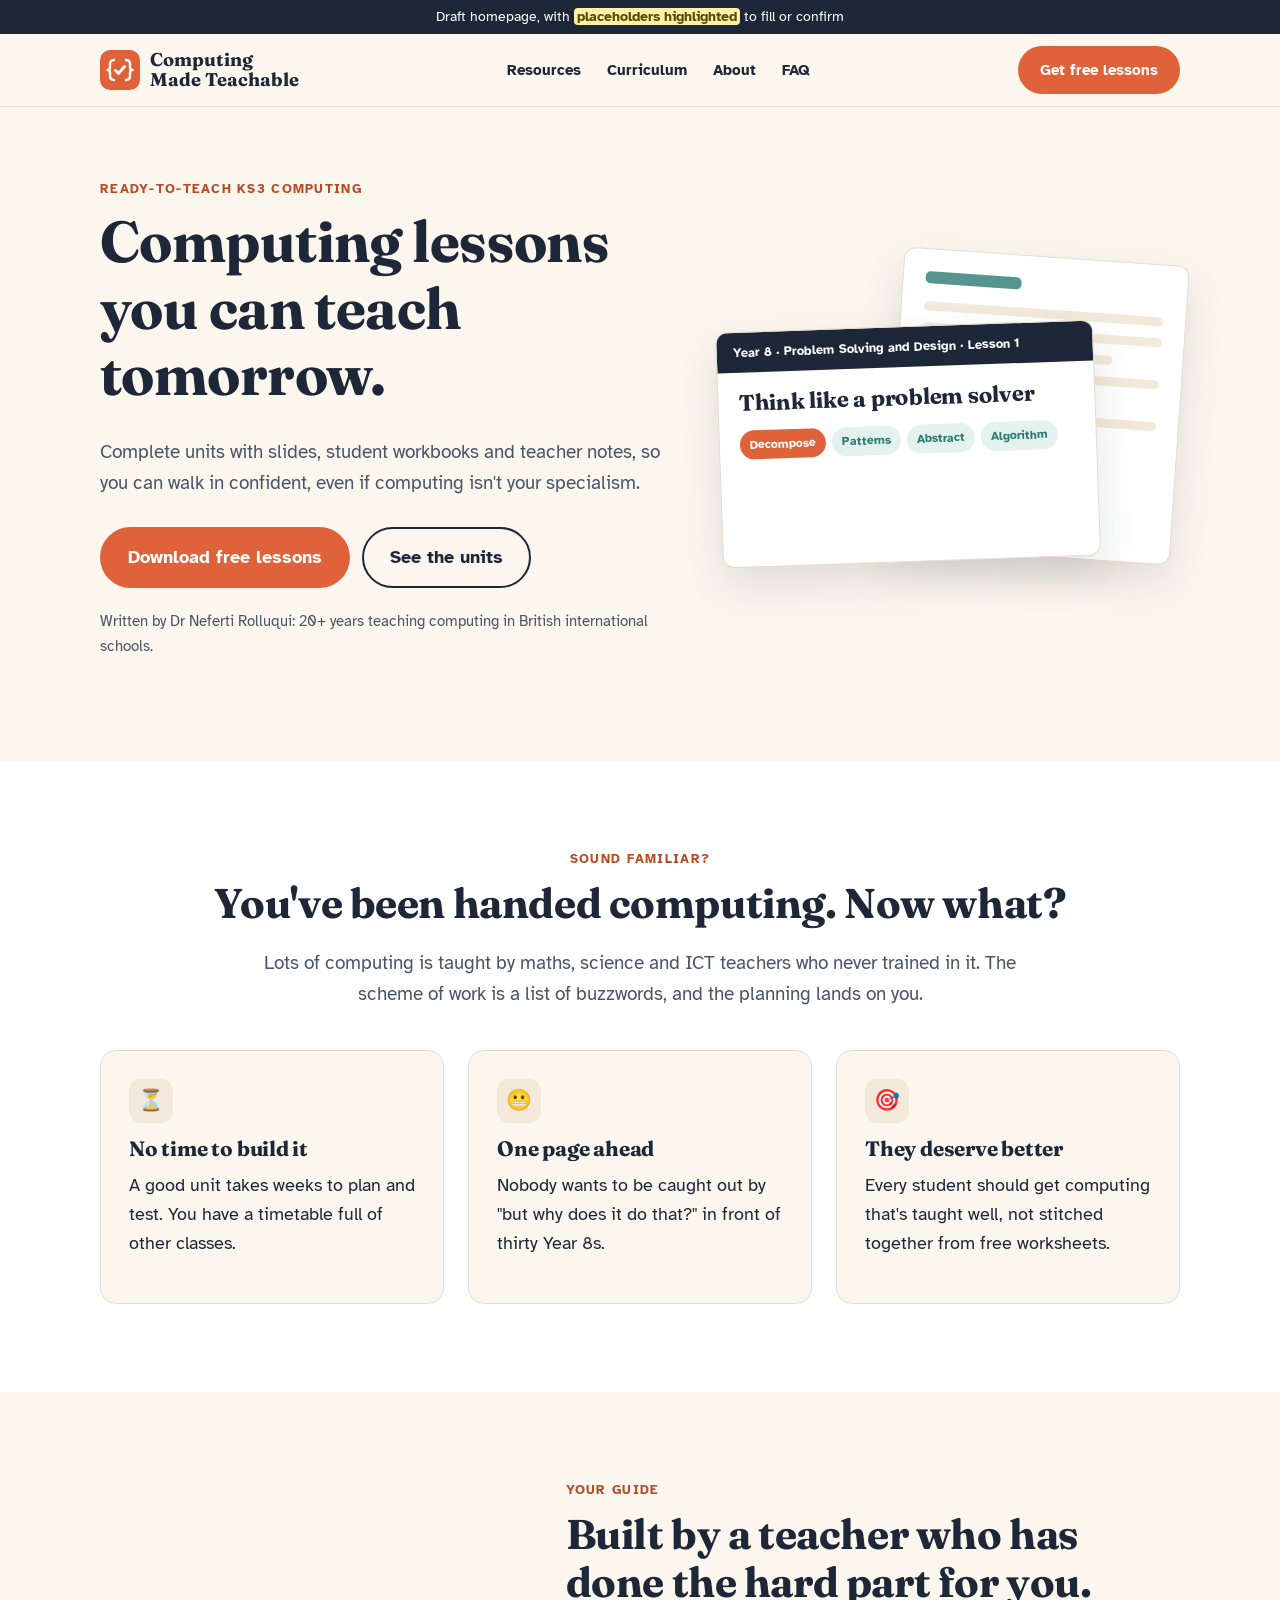
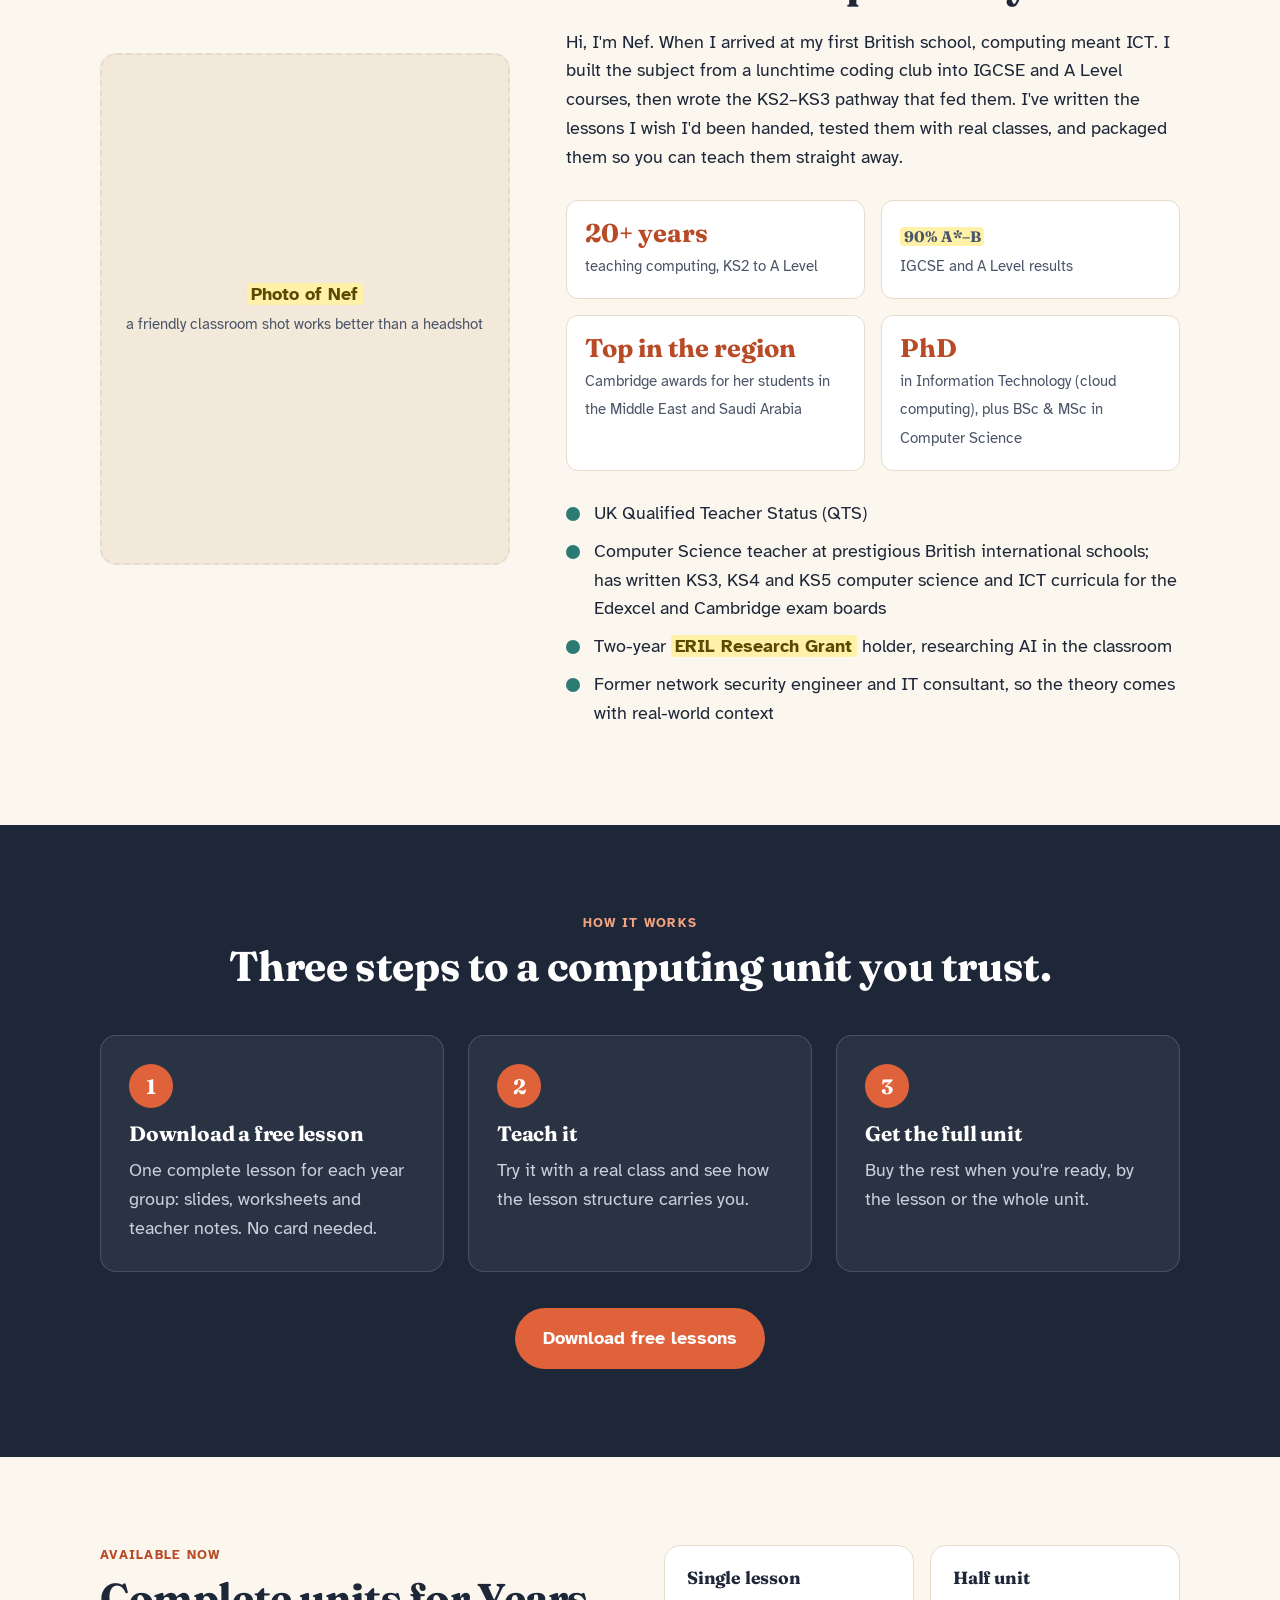
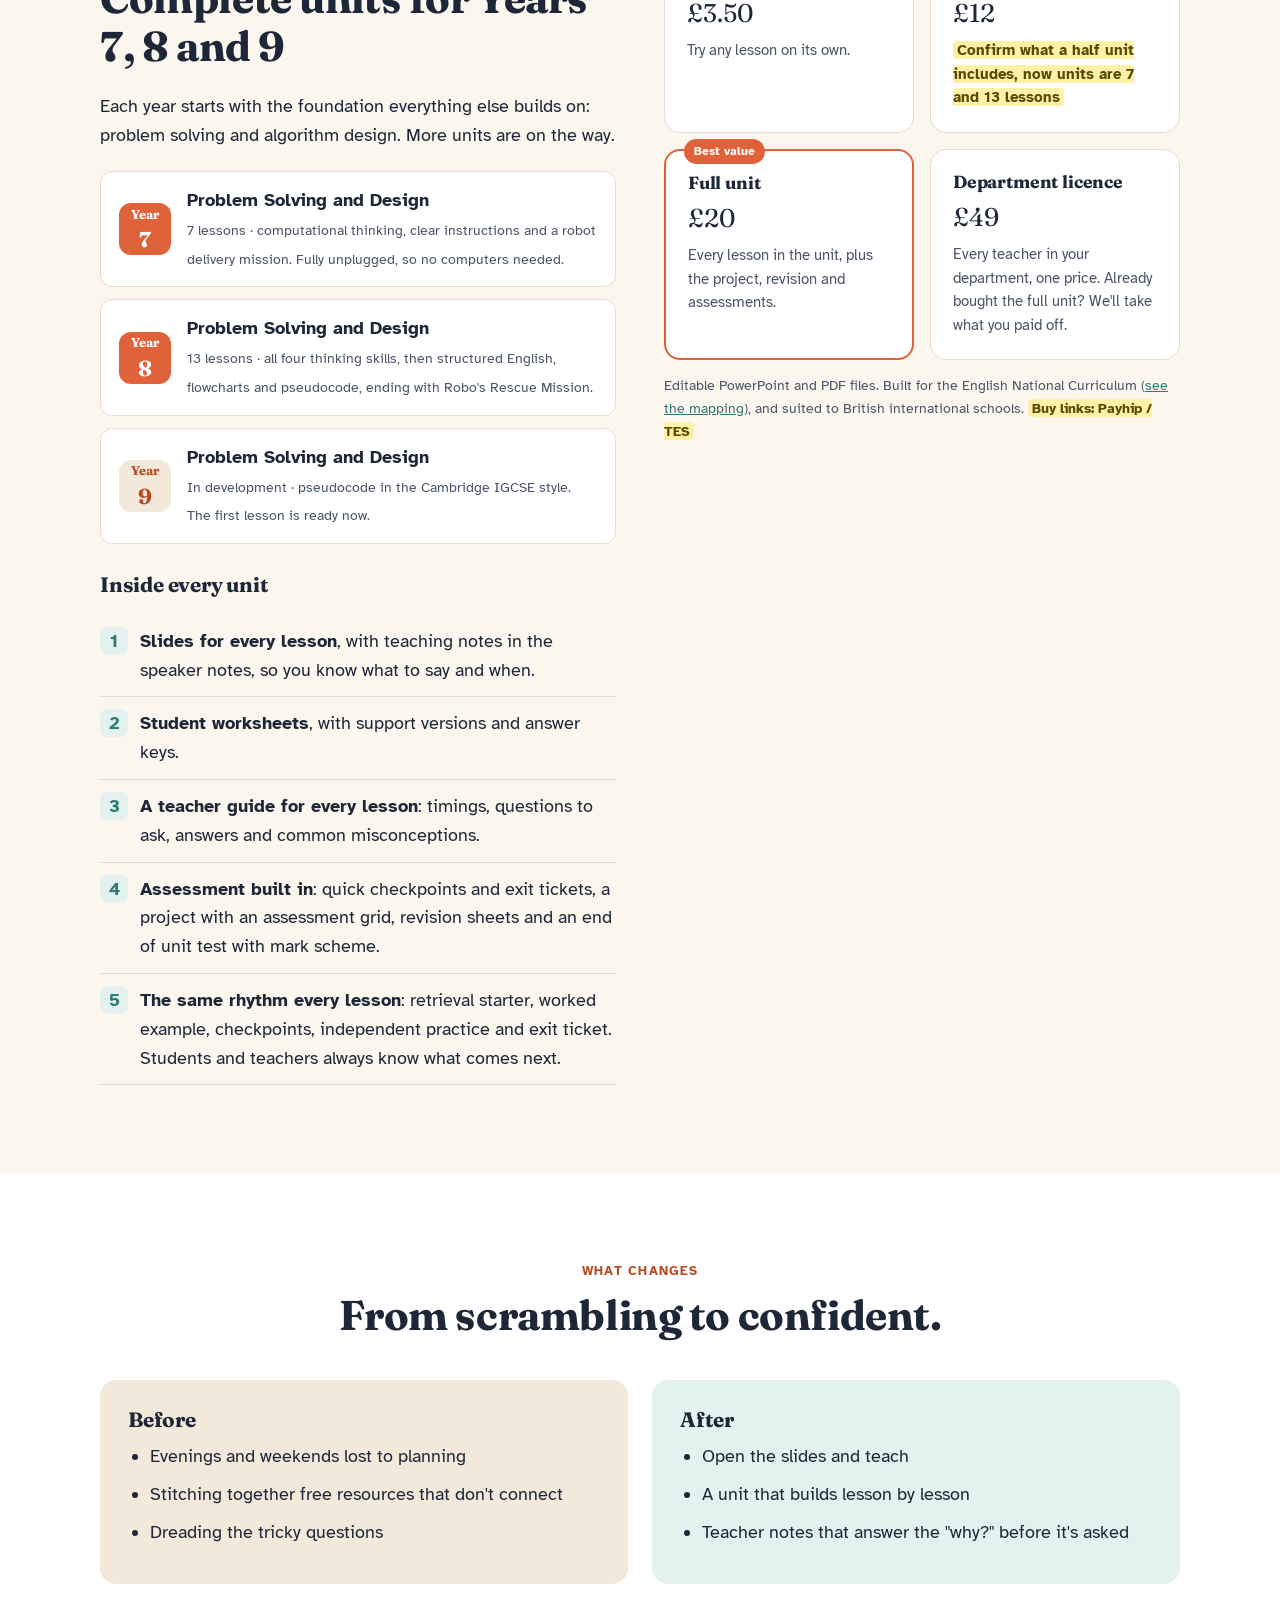
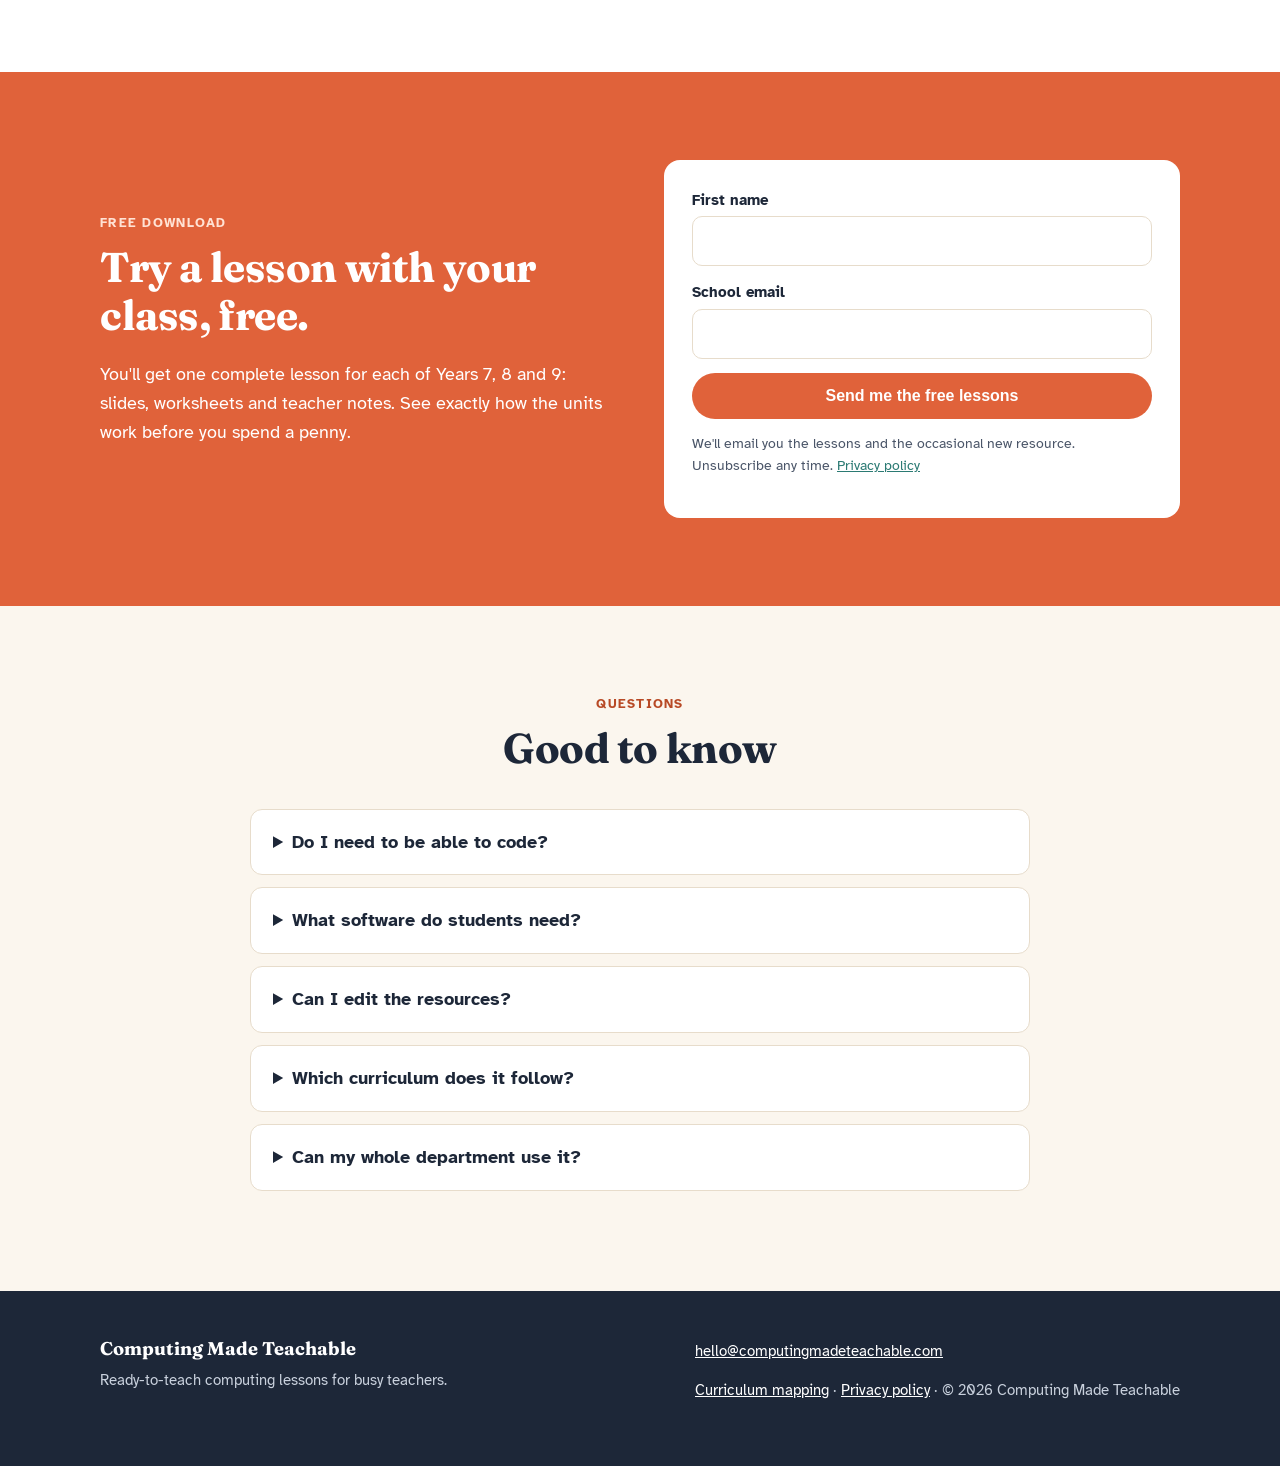
<file: index.html>
<!doctype html>
<html lang="en-GB">
<head>
<meta charset="utf-8">
<meta name="viewport" content="width=device-width, initial-scale=1">
<title>Computing Made Teachable | Ready-to-teach KS3 computing lessons</title>
<meta name="description" content="Ready-to-teach KS3 computing units for busy and non-specialist teachers: slides, workbooks and teacher notes, written by a computer science teacher with 20+ years in British international schools. Download a free lesson for each year group.">
<link rel="canonical" href="https://www.computingmadeteachable.com/">
<meta property="og:title" content="Computing Made Teachable">
<meta property="og:description" content="Ready-to-teach KS3 computing lessons. Download a free lesson for each year group.">
<meta property="og:url" content="https://www.computingmadeteachable.com/">
<meta property="og:type" content="website">
<link rel="preconnect" href="https://fonts.googleapis.com">
<link rel="preconnect" href="https://fonts.gstatic.com" crossorigin>
<link href="https://fonts.googleapis.com/css2?family=Atkinson+Hyperlegible:wght@400;700&family=Fraunces:opsz,wght@9..144,600;9..144,700&display=swap" rel="stylesheet">
<style>
  :root{
    --cream:#FBF6EE; --paper:#FFFFFF; --sand:#F3E9DA; --line:#E7DCCB;
    --ink:#1D2738; --ink-soft:#4A5568;
    --coral:#E0623A; --coral-dark:#B84A26;
    --teal:#2B7A73; --teal-soft:#E3F1EF;
    --radius:16px; --max:1120px;
  }
  *{box-sizing:border-box}
  html{scroll-behavior:smooth}
  body{margin:0;background:var(--cream);color:var(--ink);font-family:"Atkinson Hyperlegible",system-ui,sans-serif;font-size:18px;line-height:1.6}
  img,svg{max-width:100%}
  a{color:var(--teal)}
  h1,h2,h3{font-family:"Fraunces",Georgia,serif;line-height:1.15;margin:0 0 .5em;letter-spacing:-.01em}
  h1{font-size:clamp(2.2rem,5vw,3.6rem)}
  h2{font-size:clamp(1.8rem,3.4vw,2.6rem)}
  h3{font-size:1.3rem}
  p{margin:0 0 1em}
  .wrap{max-width:var(--max);margin:0 auto;padding:0 20px}
  section{padding:88px 0}
  .eyebrow{font-weight:700;color:var(--coral-dark);text-transform:uppercase;letter-spacing:.1em;font-size:.8rem;margin-bottom:.8em}
  .lede{font-size:1.2rem;color:var(--ink-soft);max-width:40em}
  .center{text-align:center}.center .lede{margin-left:auto;margin-right:auto}

  /* draft placeholders */
  .ph{background:#FFF1A8;color:#5a4a00;padding:0 .25em;border-radius:4px;font-weight:700}
  .draft{background:var(--ink);color:#fff;text-align:center;font-size:.85rem;padding:6px 12px}

  /* buttons */
  .btn{display:inline-block;padding:14px 26px;border-radius:999px;font-weight:700;text-decoration:none;border:2px solid transparent;transition:transform .15s,background .15s}
  .btn:hover{transform:translateY(-2px)}
  .btn-primary{background:var(--coral);color:#fff}
  .btn-primary:hover{background:var(--coral-dark)}
  .btn-ghost{border-color:var(--ink);color:var(--ink)}
  .btn-row{display:flex;flex-wrap:wrap;gap:12px;margin-top:1.6em}

  /* header */
  header{position:sticky;top:0;z-index:10;background:rgba(251,246,238,.94);backdrop-filter:blur(8px);border-bottom:1px solid var(--line)}
  .nav{display:flex;align-items:center;justify-content:space-between;gap:16px;height:72px}
  .brand{display:flex;align-items:center;gap:10px;text-decoration:none;color:var(--ink);font-family:"Fraunces",serif;font-weight:700;font-size:1.15rem;line-height:1.1}
  .brand svg{width:40px;height:40px;flex:none}
  .nav ul{display:flex;gap:26px;list-style:none;margin:0;padding:0}
  .nav ul a{color:var(--ink);text-decoration:none;font-weight:700;font-size:.95rem}
  .nav .btn{padding:10px 20px;font-size:.95rem}
  @media (max-width:820px){.nav ul{display:none}}
  @media (max-width:460px){.nav .btn{display:none}}

  /* hero */
  .hero{padding:72px 0 88px}
  .hero-grid{display:grid;grid-template-columns:1.1fr .9fr;gap:56px;align-items:center}
  @media (max-width:900px){.hero-grid{grid-template-columns:1fr}}
  .trust{margin-top:1.4em;font-size:.95rem;color:var(--ink-soft)}
  .mock{position:relative;min-height:340px}
  .sheet{position:absolute;background:var(--paper);border:1px solid var(--line);border-radius:12px;box-shadow:0 18px 40px rgba(29,39,56,.12)}
  .sheet.workbook{width:62%;height:300px;right:0;top:0;transform:rotate(4deg);padding:22px}
  .sheet.workbook i{display:block;height:9px;background:var(--sand);border-radius:5px;margin:12px 0}
  .sheet.workbook b{display:block;width:40%;height:12px;background:var(--teal);border-radius:5px;margin-bottom:18px;opacity:.8}
  .sheet.slide{width:82%;left:0;top:70px;aspect-ratio:16/10;overflow:hidden;transform:rotate(-2deg)}
  .slide-top{background:var(--ink);color:#fff;font-size:.8rem;padding:10px 16px;font-weight:700}
  .slide-body{padding:18px 20px}
  .slide-body h3{font-size:1.4rem;margin-bottom:.6em}
  .chips{display:flex;flex-wrap:wrap;gap:6px}
  .chip{font-size:.75rem;font-weight:700;padding:5px 10px;border-radius:999px;background:var(--teal-soft);color:var(--teal)}
  .chip.on{background:var(--coral);color:#fff}

  /* problem */
  .problem{background:var(--paper)}
  .cards{display:grid;grid-template-columns:repeat(3,1fr);gap:24px;margin-top:40px}
  @media (max-width:860px){.cards{grid-template-columns:1fr}}
  .card{background:var(--cream);border:1px solid var(--line);border-radius:var(--radius);padding:28px}
  .card .icon{width:44px;height:44px;border-radius:12px;background:var(--sand);display:grid;place-items:center;margin-bottom:14px;font-size:1.3rem}

  /* guide */
  .guide-grid{display:grid;grid-template-columns:.8fr 1.2fr;gap:56px;align-items:center}
  @media (max-width:860px){.guide-grid{grid-template-columns:1fr}}
  .photo{aspect-ratio:4/5;border-radius:var(--radius);background:var(--sand);display:grid;place-items:center;text-align:center;color:var(--ink-soft);border:2px dashed var(--line);padding:20px}
  .stats{display:grid;grid-template-columns:repeat(2,1fr);gap:16px;margin:28px 0}
  .stat{background:var(--paper);border:1px solid var(--line);border-radius:12px;padding:18px}
  .stat strong{display:block;font-family:"Fraunces",serif;font-size:1.6rem;color:var(--coral-dark);line-height:1.1;margin-bottom:4px}
  .stat span{font-size:.95rem;color:var(--ink-soft)}
  .creds{list-style:none;padding:0;margin:0}
  .creds li{padding-left:28px;position:relative;margin-bottom:.5em}
  .creds li::before{content:"";position:absolute;left:0;top:.45em;width:14px;height:14px;border-radius:50%;background:var(--teal)}

  /* plan */
  .plan{background:var(--ink);color:#fff}
  .plan .eyebrow{color:#F4A27F}
  .plan .lede{color:#C9D1DD}
  .steps{display:grid;grid-template-columns:repeat(3,1fr);gap:24px;margin:44px 0 36px;counter-reset:s}
  @media (max-width:860px){.steps{grid-template-columns:1fr}}
  .step{background:rgba(255,255,255,.06);border:1px solid rgba(255,255,255,.14);border-radius:var(--radius);padding:28px;counter-increment:s}
  .step::before{content:counter(s);display:grid;place-items:center;width:44px;height:44px;border-radius:50%;background:var(--coral);font-family:"Fraunces",serif;font-weight:700;font-size:1.3rem;margin-bottom:14px}
  .step p{color:#C9D1DD;margin:0}

  /* product */
  .product-grid{display:grid;grid-template-columns:1fr 1fr;gap:48px;align-items:start}
  @media (max-width:860px){.product-grid{grid-template-columns:1fr}}
  .inside{list-style:none;padding:0;margin:1em 0 0}
  .inside li{display:flex;gap:12px;align-items:flex-start;padding:12px 0;border-bottom:1px solid var(--line)}
  .inside li span{flex:none;width:28px;height:28px;border-radius:8px;background:var(--teal-soft);color:var(--teal);display:grid;place-items:center;font-weight:700}
  .tiers{display:grid;grid-template-columns:1fr 1fr;gap:16px}
  @media (max-width:520px){.tiers{grid-template-columns:1fr}}
  .tier{background:var(--paper);border:1px solid var(--line);border-radius:var(--radius);padding:22px;position:relative}
  .tier.best{border:2px solid var(--coral)}
  .tier .tag{position:absolute;top:-12px;left:18px;background:var(--coral);color:#fff;font-size:.75rem;font-weight:700;padding:3px 10px;border-radius:999px}
  .tier h3{font-size:1.1rem;margin-bottom:.2em}
  .tier .price{font-family:"Fraunces",serif;font-size:1.6rem;margin:.2em 0}
  .tier p{font-size:.92rem;color:var(--ink-soft);margin:0}
  .note{font-size:.9rem;color:var(--ink-soft);margin-top:14px}
  .unit-list{display:grid;gap:12px;margin:1.2em 0 1.6em}
  .unit-mini{display:flex;gap:16px;align-items:center;background:var(--paper);border:1px solid var(--line);border-radius:12px;padding:14px 18px}
  .unit-mini .yr{flex:none;width:52px;height:52px;border-radius:12px;background:var(--coral);color:#fff;display:grid;place-items:center;font-family:"Fraunces",serif;font-weight:700;font-size:.8rem;line-height:1;text-align:center}
  .unit-mini .yr b{display:block;font-size:1.35rem}
  .unit-mini.dev .yr{background:var(--sand);color:var(--coral-dark)}
  .unit-mini strong{display:block}
  .unit-mini small{color:var(--ink-soft);font-size:.88rem}

  /* transformation */
  .change{background:var(--paper)}
  .ba{display:grid;grid-template-columns:1fr 1fr;gap:24px;margin-top:40px}
  @media (max-width:720px){.ba{grid-template-columns:1fr}}
  .ba div{border-radius:var(--radius);padding:28px}
  .ba .before{background:var(--sand)}
  .ba .after{background:var(--teal-soft)}
  .ba ul{margin:0;padding-left:1.2em}
  .ba li{margin-bottom:.5em}

  /* lead magnet */
  .magnet{background:var(--coral);color:#fff}
  .magnet-grid{display:grid;grid-template-columns:1fr 1fr;gap:48px;align-items:center}
  @media (max-width:860px){.magnet-grid{grid-template-columns:1fr}}
  .magnet .eyebrow{color:#FFE2D4}
  form{background:var(--paper);color:var(--ink);border-radius:var(--radius);padding:28px;display:grid;gap:14px}
  label{font-weight:700;font-size:.95rem}
  input{width:100%;font:inherit;padding:12px 14px;border:1.5px solid var(--line);border-radius:10px;margin-top:4px}
  input:focus{outline:3px solid var(--teal-soft);border-color:var(--teal)}
  form .btn{border:0;cursor:pointer;font-size:1rem}
  .small{font-size:.85rem;color:var(--ink-soft)}

  /* faq */
  details{background:var(--paper);border:1px solid var(--line);border-radius:12px;padding:18px 22px;margin-bottom:12px}
  summary{font-weight:700;cursor:pointer}
  details p{margin:.8em 0 0;color:var(--ink-soft)}
  .faq{max-width:780px;margin:36px auto 0}

  footer{background:var(--ink);color:#C9D1DD;padding:48px 0;font-size:.95rem}
  .foot{display:flex;flex-wrap:wrap;justify-content:space-between;gap:24px}
  footer a{color:#fff}
  footer .brand{color:#fff}
</style>
</head>
<body>

<div class="draft">Draft homepage, with <span class="ph">placeholders highlighted</span> to fill or confirm</div>

<header>
  <div class="wrap nav">
    <a class="brand" href="/">
      <svg viewBox="0 0 40 40" aria-hidden="true"><rect width="40" height="40" rx="10" fill="#E0623A"/><path d="M14 10c-3 0-4 2-4 4v3.5c0 1.6-1 2.5-2.5 2.5C9 20 10 20.9 10 22.5V26c0 2 1 4 4 4M26 10c3 0 4 2 4 4v3.5c0 1.6 1 2.5 2.5 2.5-1.5 0-2.5.9-2.5 2.5V26c0 2-1 4-4 4" fill="none" stroke="#fff" stroke-width="2.4" stroke-linecap="round" stroke-linejoin="round"/><path d="M15.5 20.5l3 3 6-7" fill="none" stroke="#fff" stroke-width="2.8" stroke-linecap="round" stroke-linejoin="round"/></svg>
      Computing<br>Made Teachable
    </a>
    <ul>
      <li><a href="#unit">Resources</a></li>
      <li><a href="/curriculum">Curriculum</a></li>
      <li><a href="#about">About</a></li>
      <li><a href="#faq">FAQ</a></li>
    </ul>
    <a class="btn btn-primary" href="#free-lesson">Get free lessons</a>
  </div>
</header>

<main>
  <!-- HERO: what you offer, how it makes life better, what to do next -->
  <section class="hero">
    <div class="wrap hero-grid">
      <div>
        <p class="eyebrow">Ready-to-teach KS3 computing</p>
        <h1>Computing lessons you can teach tomorrow.</h1>
        <p class="lede">Complete units with slides, student workbooks and teacher notes, so you can walk in confident, even if computing isn't your specialism.</p>
        <div class="btn-row">
          <a class="btn btn-primary" href="#free-lesson">Download free lessons</a>
          <a class="btn btn-ghost" href="#unit">See the units</a>
        </div>
        <p class="trust">Written by Dr Neferti Rolluqui: 20+ years teaching computing in British international schools.</p>
      </div>
      <div class="mock" aria-hidden="true">
        <div class="sheet workbook"><b></b><i></i><i></i><i style="width:80%"></i><i></i><i style="width:60%"></i><i></i><i style="width:70%"></i></div>
        <div class="sheet slide">
          <div class="slide-top">Year 8 · Problem Solving and Design · Lesson 1</div>
          <div class="slide-body">
            <h3>Think like a problem solver</h3>
            <div class="chips"><span class="chip on">Decompose</span><span class="chip">Patterns</span><span class="chip">Abstract</span><span class="chip">Algorithm</span></div>
          </div>
        </div>
      </div>
    </div>
  </section>

  <!-- PROBLEM: external, internal, philosophical -->
  <section class="problem">
    <div class="wrap center">
      <p class="eyebrow">Sound familiar?</p>
      <h2>You've been handed computing. Now what?</h2>
      <p class="lede">Lots of computing is taught by maths, science and ICT teachers who never trained in it. The scheme of work is a list of buzzwords, and the planning lands on you.</p>
      <div class="cards" style="text-align:left">
        <div class="card"><div class="icon">⏳</div><h3>No time to build it</h3><p>A good unit takes weeks to plan and test. You have a timetable full of other classes.</p></div>
        <div class="card"><div class="icon">😬</div><h3>One page ahead</h3><p>Nobody wants to be caught out by "but why does it do that?" in front of thirty Year 8s.</p></div>
        <div class="card"><div class="icon">🎯</div><h3>They deserve better</h3><p>Every student should get computing that's taught well, not stitched together from free worksheets.</p></div>
      </div>
    </div>
  </section>

  <!-- GUIDE: empathy + authority -->
  <section id="about">
    <div class="wrap guide-grid">
      <div class="photo"><span><span class="ph">Photo of Nef</span><br><small>a friendly classroom shot works better than a headshot</small></span></div>
      <div>
        <p class="eyebrow">Your guide</p>
        <h2>Built by a teacher who has done the hard part for you.</h2>
        <p>Hi, I'm Nef. When I arrived at my first British school, computing meant ICT. I built the subject from a lunchtime coding club into IGCSE and A Level courses, then wrote the KS2–KS3 pathway that fed them. I've written the lessons I wish I'd been handed, tested them with real classes, and packaged them so you can teach them straight away.</p>
        <div class="stats">
          <div class="stat"><strong>20+ years</strong><span>teaching computing, KS2 to A Level</span></div>
          <div class="stat"><strong><span class="ph">90% A*–B</span></strong><span>IGCSE and A Level results</span></div>
          <div class="stat"><strong>Top in the region</strong><span>Cambridge awards for her students in the Middle East and Saudi Arabia</span></div>
          <div class="stat"><strong>PhD</strong><span>in Information Technology (cloud computing), plus BSc &amp; MSc in Computer Science</span></div>
        </div>
        <ul class="creds">
          <li>UK Qualified Teacher Status (QTS)</li>
          <li>Computer Science teacher at prestigious British international schools; has written KS3, KS4 and KS5 computer science and ICT curricula for the Edexcel and Cambridge exam boards</li>
          <li>Two-year <span class="ph">ERIL Research Grant</span> holder, researching AI in the classroom</li>
          <li>Former network security engineer and IT consultant, so the theory comes with real-world context</li>
        </ul>
      </div>
    </div>
  </section>

  <!-- PLAN -->
  <section class="plan">
    <div class="wrap center">
      <p class="eyebrow">How it works</p>
      <h2>Three steps to a computing unit you trust.</h2>
      <div class="steps" style="text-align:left">
        <div class="step"><h3>Download a free lesson</h3><p>One complete lesson for each year group: slides, worksheets and teacher notes. No card needed.</p></div>
        <div class="step"><h3>Teach it</h3><p>Try it with a real class and see how the lesson structure carries you.</p></div>
        <div class="step"><h3>Get the full unit</h3><p>Buy the rest when you're ready, by the lesson or the whole unit.</p></div>
      </div>
      <a class="btn btn-primary" href="#free-lesson">Download free lessons</a>
    </div>
  </section>

  <!-- PRODUCT -->
  <section id="unit">
    <div class="wrap product-grid">
      <div>
        <p class="eyebrow">Available now</p>
        <h2>Complete units for Years 7, 8 and 9</h2>
        <p>Each year starts with the foundation everything else builds on: problem solving and algorithm design. More units are on the way.</p>
        <div class="unit-list">
          <div class="unit-mini"><div class="yr">Year<b>7</b></div><div><strong>Problem Solving and Design</strong><small>7 lessons · computational thinking, clear instructions and a robot delivery mission. Fully unplugged, so no computers needed.</small></div></div>
          <div class="unit-mini"><div class="yr">Year<b>8</b></div><div><strong>Problem Solving and Design</strong><small>13 lessons · all four thinking skills, then structured English, flowcharts and pseudocode, ending with Robo's Rescue Mission.</small></div></div>
          <div class="unit-mini dev"><div class="yr">Year<b>9</b></div><div><strong>Problem Solving and Design</strong><small>In development · pseudocode in the Cambridge IGCSE style. The first lesson is ready now.</small></div></div>
        </div>
        <h3>Inside every unit</h3>
        <ul class="inside">
          <li><span>1</span><div><strong>Slides for every lesson</strong>, with teaching notes in the speaker notes, so you know what to say and when.</div></li>
          <li><span>2</span><div><strong>Student worksheets</strong>, with support versions and answer keys.</div></li>
          <li><span>3</span><div><strong>A teacher guide for every lesson</strong>: timings, questions to ask, answers and common misconceptions.</div></li>
          <li><span>4</span><div><strong>Assessment built in</strong>: quick checkpoints and exit tickets, a project with an assessment grid, revision sheets and an end of unit test with mark scheme.</div></li>
          <li><span>5</span><div><strong>The same rhythm every lesson</strong>: retrieval starter, worked example, checkpoints, independent practice and exit ticket. Students and teachers always know what comes next.</div></li>
        </ul>
      </div>
      <div>
        <div class="tiers">
          <div class="tier"><h3>Single lesson</h3><div class="price">£3.50</div><p>Try any lesson on its own.</p></div>
          <div class="tier"><h3>Half unit</h3><div class="price">£12</div><p><span class="ph">Confirm what a half unit includes, now units are 7 and 13 lessons</span></p></div>
          <div class="tier best"><span class="tag">Best value</span><h3>Full unit</h3><div class="price">£20</div><p>Every lesson in the unit, plus the project, revision and assessments.</p></div>
          <div class="tier"><h3>Department licence</h3><div class="price">£49</div><p>Every teacher in your department, one price. Already bought the full unit? We'll take what you paid off.</p></div>
        </div>
        <p class="note">Editable PowerPoint and PDF files. Built for the English National Curriculum (<a href="/curriculum">see the mapping</a>), and suited to British international schools. <span class="ph">Buy links: Payhip / TES</span></p>
      </div>
    </div>
  </section>

  <!-- SUCCESS / TRANSFORMATION -->
  <section class="change">
    <div class="wrap center">
      <p class="eyebrow">What changes</p>
      <h2>From scrambling to confident.</h2>
      <div class="ba" style="text-align:left">
        <div class="before"><h3>Before</h3><ul><li>Evenings and weekends lost to planning</li><li>Stitching together free resources that don't connect</li><li>Dreading the tricky questions</li></ul></div>
        <div class="after"><h3>After</h3><ul><li>Open the slides and teach</li><li>A unit that builds lesson by lesson</li><li>Teacher notes that answer the "why?" before it's asked</li></ul></div>
      </div>
    </div>
  </section>

  <!-- LEAD MAGNET -->
  <section class="magnet" id="free-lesson">
    <div class="wrap magnet-grid">
      <div>
        <p class="eyebrow">Free download</p>
        <h2>Try a lesson with your class, free.</h2>
        <p>You'll get one complete lesson for each of Years 7, 8 and 9: slides, worksheets and teacher notes. See exactly how the units work before you spend a penny.</p>
      </div>
      <form action="#" method="post">
        <!-- TODO: connect to mailing-list provider -->
        <label>First name<input type="text" name="name" autocomplete="given-name" required></label>
        <label>School email<input type="email" name="email" autocomplete="email" required></label>
        <button class="btn btn-primary" type="submit">Send me the free lessons</button>
        <p class="small">We'll email you the lessons and the occasional new resource. Unsubscribe any time. <a href="/privacy">Privacy policy</a></p>
      </form>
    </div>
  </section>

  <!-- FAQ -->
  <section id="faq">
    <div class="wrap">
      <div class="center"><p class="eyebrow">Questions</p><h2>Good to know</h2></div>
      <div class="faq">
        <details><summary>Do I need to be able to code?</summary><p>No. The teacher guide explains each concept and every activity has worked answers. If you can follow the slides, you can teach the lesson.</p></details>
        <details><summary>What software do students need?</summary><p><span class="ph">Confirm: e.g. free browser-based tools only; no installs needed</span></p></details>
        <details><summary>Can I edit the resources?</summary><p>Yes. Slides come as editable PowerPoint files, so you can adapt them to your classes and your school's style.</p></details>
        <details><summary>Which curriculum does it follow?</summary><p>It's mapped to the KS3 English National Curriculum for computing, and works well in British international schools. <a href="/curriculum">See how each unit maps to the KS3 programme of study.</a></p></details>
        <details><summary>Can my whole department use it?</summary><p>Yes. A department licence covers every teacher in your department at one price. <a href="mailto:hello@computingmadeteachable.com">Email us</a> for school or group pricing.</p></details>
      </div>
    </div>
  </section>
</main>

<footer>
  <div class="wrap foot">
    <div>
      <a class="brand" href="/">Computing Made Teachable</a>
      <p style="margin-top:.6em">Ready-to-teach computing lessons for busy teachers.</p>
    </div>
    <div>
      <p><a href="mailto:hello@computingmadeteachable.com">hello@computingmadeteachable.com</a></p>
      <p><a href="/curriculum">Curriculum mapping</a> · <a href="/privacy">Privacy policy</a> · © 2026 Computing Made Teachable</p>
    </div>
  </div>
</footer>

</body>
</html>
</file>
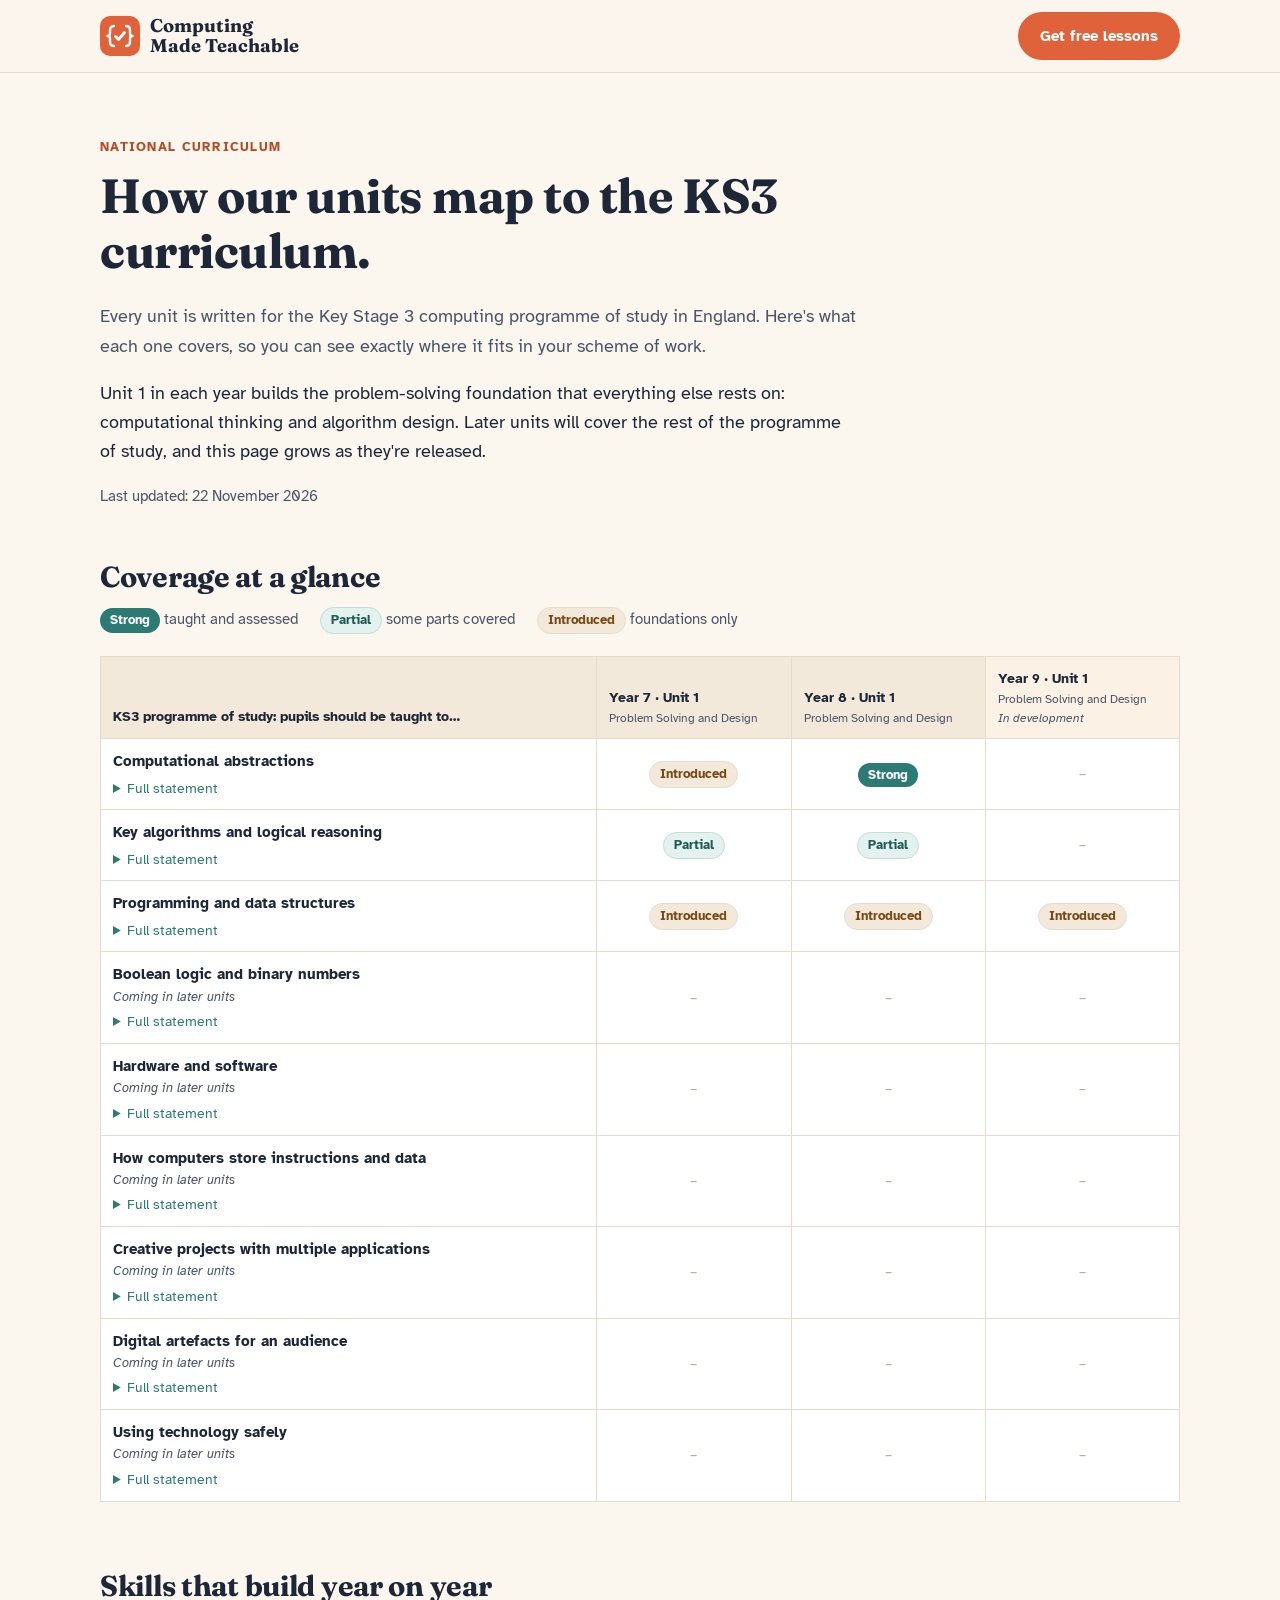
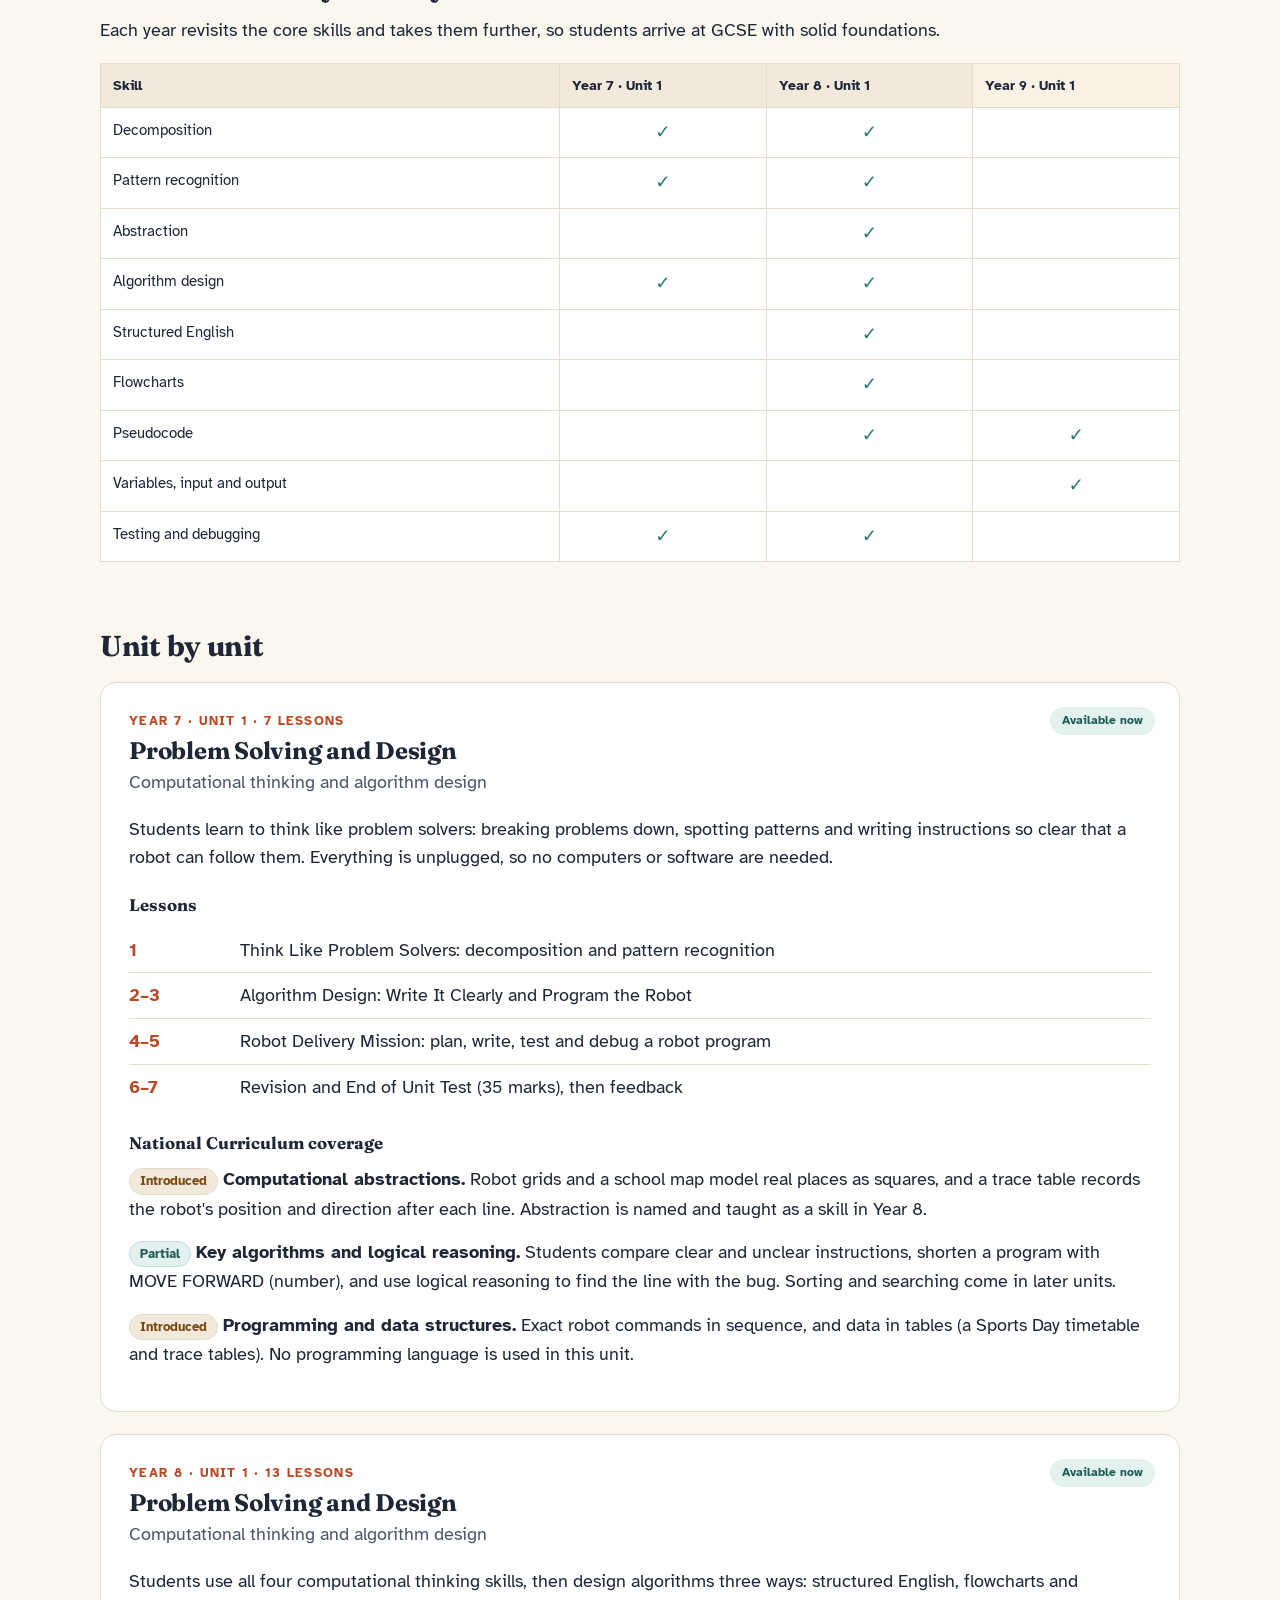
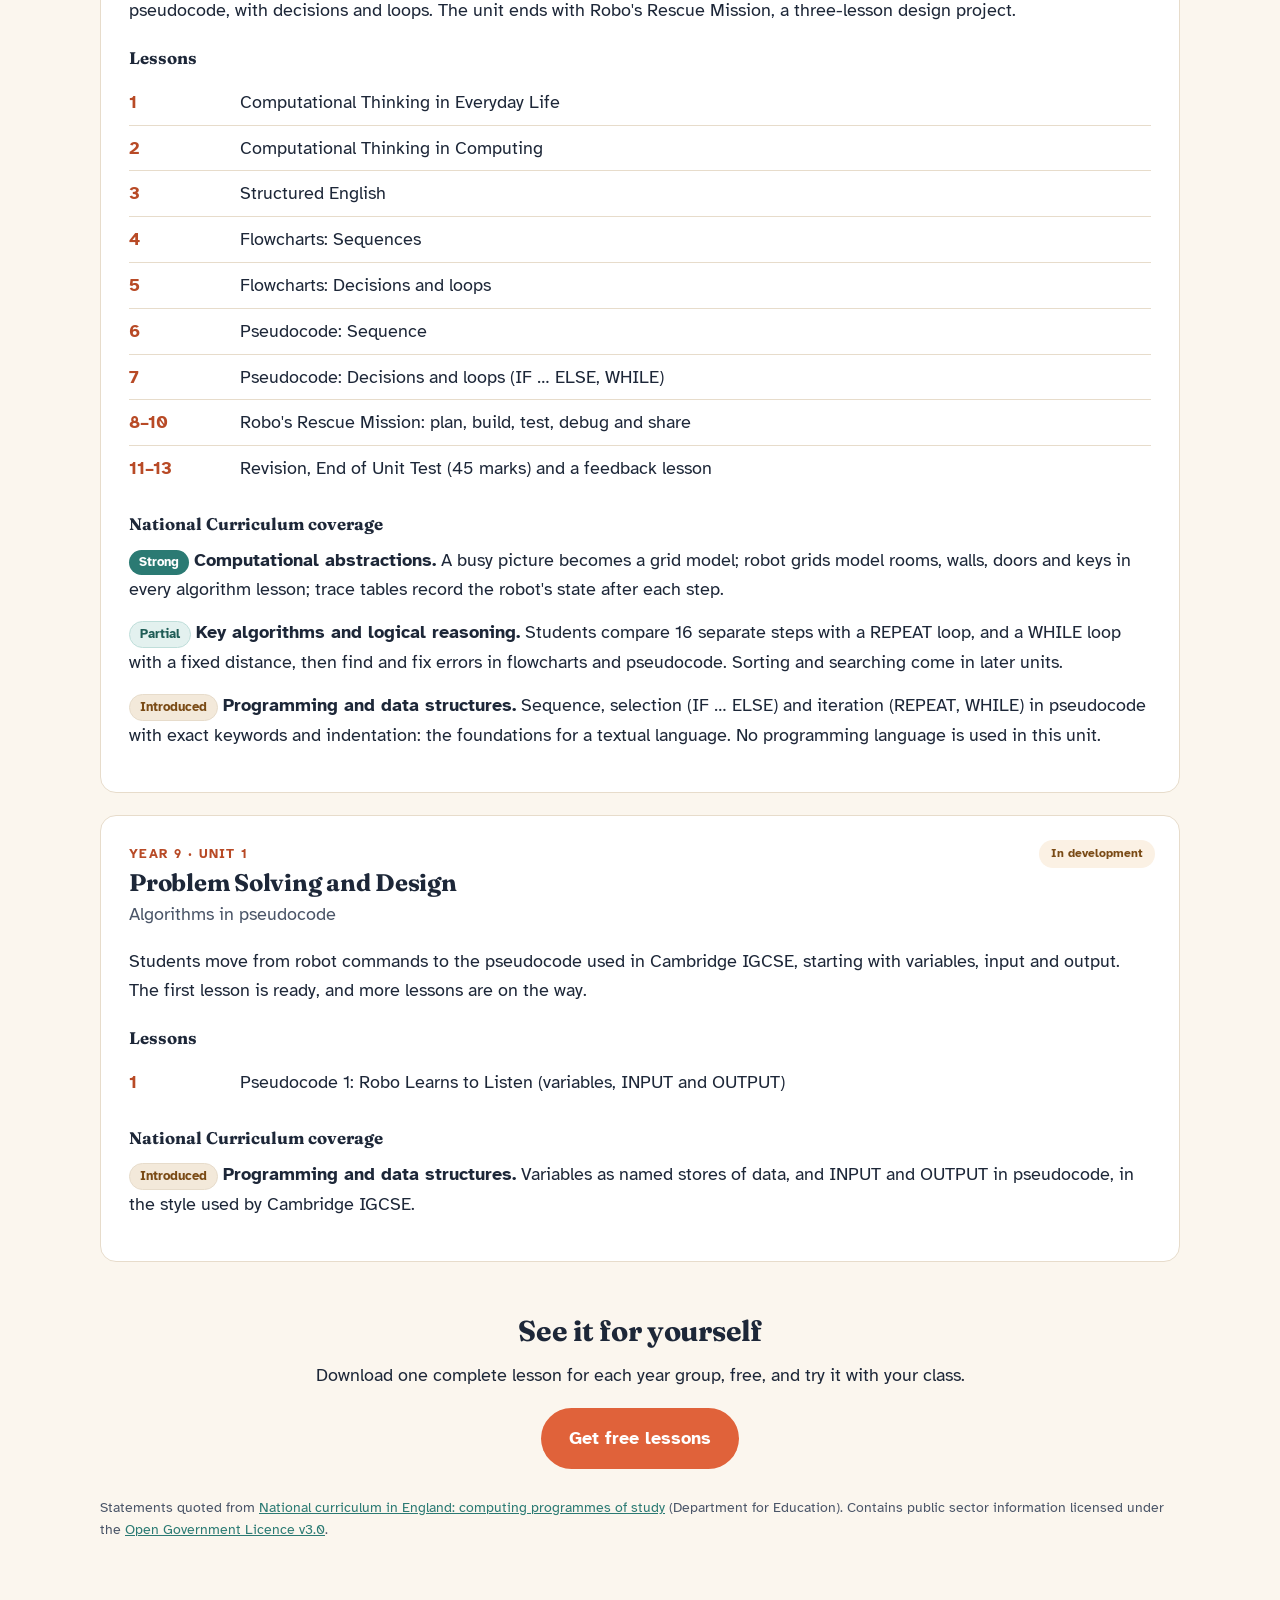
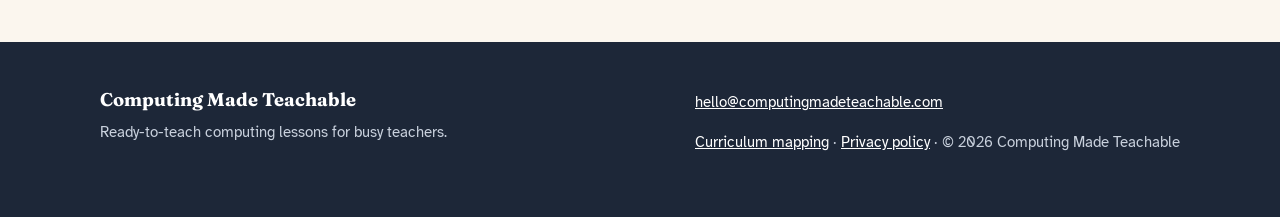
<file: curriculum.html>
<!doctype html>
<html lang="en-GB">
<head>
<meta charset="utf-8">
<meta name="viewport" content="width=device-width, initial-scale=1">
<title>KS3 National Curriculum mapping | Computing Made Teachable</title>
<meta name="description" content="How each Computing Made Teachable unit maps to the KS3 computing programme of study in England, with lessons, skills and coverage for Years 7, 8 and 9.">
<link rel="preconnect" href="https://fonts.googleapis.com">
<link rel="preconnect" href="https://fonts.gstatic.com" crossorigin>
<link href="https://fonts.googleapis.com/css2?family=Atkinson+Hyperlegible:wght@400;700&family=Fraunces:opsz,wght@9..144,600;9..144,700&display=swap" rel="stylesheet">
<link rel="stylesheet" href="/assets/site.css">
<!-- Generated by tools/build_curriculum.py from tools/curriculum.json. Edit those, not this file. -->
<style>
.key{display:flex;flex-wrap:wrap;gap:10px 22px;margin:8px 0 22px;font-size:.95rem;color:var(--ink-soft)}
.lv{display:inline-block;padding:2px 10px;border-radius:999px;font-size:.8rem;font-weight:700;white-space:nowrap}
.lv-strong{background:var(--teal);color:#fff}
.lv-partial{background:var(--teal-soft);color:#1f5c56;border:1px solid #bfdeda}
.lv-intro{background:var(--sand);color:#7a4b16;border:1px solid var(--line)}
.map{min-width:640px}
.map th[scope=col]{font-size:.9rem;vertical-align:bottom}
.map th[scope=col] a{color:var(--ink);text-decoration:none;font-weight:700}
.map th[scope=col] small{display:block;font-weight:400;color:var(--ink-soft)}
.map th.dev{background:#FBF1E4}
.map th[scope=row]{background:var(--paper);font-weight:400;width:46%}
.map td.c{text-align:center;vertical-align:middle;width:18%}
.map .none{color:#B9AE9C}
.map details{margin-top:4px;font-size:.85rem;color:var(--ink-soft)}
.map summary{cursor:pointer;color:var(--teal)}
.map details p{margin:.4em 0 0}
.later{display:block;font-size:.8rem;color:var(--ink-soft);font-style:italic}
.skills th[scope=row]{width:40%}
.tick{color:var(--teal);font-weight:700;font-size:1.15rem}
.units{display:grid;gap:22px;margin-top:20px}
.unit{background:var(--paper);border:1px solid var(--line);border-radius:var(--radius);padding:28px;position:relative}
.unit h3{margin:0;font-size:1.5rem}
.unit .sub{color:var(--ink-soft);margin:.2em 0 1em}
.unit h4{font-family:"Fraunces",serif;font-size:1.05rem;margin:1.2em 0 .5em}
.unit .eyebrow{margin-bottom:.4em}
.tag{position:absolute;top:24px;right:24px;font-size:.78rem;font-weight:700;background:var(--teal-soft);color:#1f5c56;padding:4px 12px;border-radius:999px}
.tag.dev{background:#FBF1E4;color:#7a4b16}
.lessons{list-style:none;padding:0;margin:0}
.lessons li{display:flex;gap:12px;padding:8px 0;border-bottom:1px solid var(--line);margin:0}
.lessons li:last-child{border-bottom:0}
.lessons span{flex:none;min-width:5.5em;font-weight:700;color:var(--coral-dark)}
.cov{list-style:none;padding:0;margin:0}
.cov li{margin-bottom:.8em}
.cta{margin-top:40px;text-align:center}
.source{font-size:.85rem;color:var(--ink-soft);margin-top:28px}
@media (max-width:620px){.map{min-width:540px;font-size:.85rem}.map th[scope=row]{width:42%}.map td.c{width:auto}.map th[scope=col] small{display:none}.key span{white-space:nowrap}.tag{position:static;display:inline-block;margin-bottom:10px}.unit{padding:22px}.lessons span{min-width:4.5em}}
</style>
</head>
<body>

<header>
  <div class="wrap nav">
    <a class="brand" href="/">
      <svg viewBox="0 0 40 40" aria-hidden="true"><rect width="40" height="40" rx="10" fill="#E0623A"/><path d="M14 10c-3 0-4 2-4 4v3.5c0 1.6-1 2.5-2.5 2.5C9 20 10 20.9 10 22.5V26c0 2 1 4 4 4M26 10c3 0 4 2 4 4v3.5c0 1.6 1 2.5 2.5 2.5-1.5 0-2.5.9-2.5 2.5V26c0 2-1 4-4 4" fill="none" stroke="#fff" stroke-width="2.4" stroke-linecap="round" stroke-linejoin="round"/><path d="M15.5 20.5l3 3 6-7" fill="none" stroke="#fff" stroke-width="2.8" stroke-linecap="round" stroke-linejoin="round"/></svg>
      Computing<br>Made Teachable
    </a>
    <a class="btn btn-primary" href="/#free-lesson">Get free lessons</a>
  </div>
</header>

<main>
  <div class="wrap">
    <div class="narrow" style="margin-left:0">
      <p class="eyebrow">National Curriculum</p>
      <h1>How our units map to the KS3 curriculum.</h1>
      <p class="lede">Every unit is written for the Key Stage 3 computing programme of study in England. Here's what each one covers, so you can see exactly where it fits in your scheme of work.</p>
      <p>Unit 1 in each year builds the problem-solving foundation that everything else rests on: computational thinking and algorithm design. Later units will cover the rest of the programme of study, and this page grows as they're released.</p>
      <p class="muted">Last updated: 22 November 2026</p>
    </div>

    <h2>Coverage at a glance</h2>
    <div class="key"><span><span class="lv lv-strong">Strong</span> taught and assessed</span><span><span class="lv lv-partial">Partial</span> some parts covered</span><span><span class="lv lv-intro">Introduced</span> foundations only</span></div>
    <div class="table-scroll"><table class="map"><thead><tr><th scope="col">KS3 programme of study: pupils should be taught to…</th><th scope="col" class=""><a href="#y7-u1">Year 7 · Unit 1</a><small>Problem Solving and Design</small></th><th scope="col" class=""><a href="#y8-u1">Year 8 · Unit 1</a><small>Problem Solving and Design</small></th><th scope="col" class="dev"><a href="#y9-u1">Year 9 · Unit 1</a><small>Problem Solving and Design<br><em>In development</em></small></th></tr></thead><tbody><tr><th scope="row"><strong>Computational abstractions</strong><details><summary>Full statement</summary><p>“design, use and evaluate computational abstractions that model the state and behaviour of real-world problems and physical systems”</p></details></th><td class="c"><span class="lv lv-intro">Introduced</span></td><td class="c"><span class="lv lv-strong">Strong</span></td><td class="c"><span class="none" aria-label="Not in this unit">–</span></td></tr><tr><th scope="row"><strong>Key algorithms and logical reasoning</strong><details><summary>Full statement</summary><p>“understand several key algorithms that reflect computational thinking [for example, ones for sorting and searching]; use logical reasoning to compare the utility of alternative algorithms for the same problem”</p></details></th><td class="c"><span class="lv lv-partial">Partial</span></td><td class="c"><span class="lv lv-partial">Partial</span></td><td class="c"><span class="none" aria-label="Not in this unit">–</span></td></tr><tr><th scope="row"><strong>Programming and data structures</strong><details><summary>Full statement</summary><p>“use 2 or more programming languages, at least one of which is textual, to solve a variety of computational problems; make appropriate use of data structures [for example, lists, tables or arrays]; design and develop modular programs that use procedures or functions”</p></details></th><td class="c"><span class="lv lv-intro">Introduced</span></td><td class="c"><span class="lv lv-intro">Introduced</span></td><td class="c"><span class="lv lv-intro">Introduced</span></td></tr><tr><th scope="row"><strong>Boolean logic and binary numbers</strong><span class="later">Coming in later units</span><details><summary>Full statement</summary><p>“understand simple Boolean logic [for example, AND, OR and NOT] and some of its uses in circuits and programming; understand how numbers can be represented in binary, and be able to carry out simple operations on binary numbers [for example, binary addition, and conversion between binary and decimal]”</p></details></th><td class="c"><span class="none" aria-label="Not in this unit">–</span></td><td class="c"><span class="none" aria-label="Not in this unit">–</span></td><td class="c"><span class="none" aria-label="Not in this unit">–</span></td></tr><tr><th scope="row"><strong>Hardware and software</strong><span class="later">Coming in later units</span><details><summary>Full statement</summary><p>“understand the hardware and software components that make up computer systems, and how they communicate with one another and with other systems”</p></details></th><td class="c"><span class="none" aria-label="Not in this unit">–</span></td><td class="c"><span class="none" aria-label="Not in this unit">–</span></td><td class="c"><span class="none" aria-label="Not in this unit">–</span></td></tr><tr><th scope="row"><strong>How computers store instructions and data</strong><span class="later">Coming in later units</span><details><summary>Full statement</summary><p>“understand how instructions are stored and executed within a computer system; understand how data of various types (including text, sounds and pictures) can be represented and manipulated digitally, in the form of binary digits”</p></details></th><td class="c"><span class="none" aria-label="Not in this unit">–</span></td><td class="c"><span class="none" aria-label="Not in this unit">–</span></td><td class="c"><span class="none" aria-label="Not in this unit">–</span></td></tr><tr><th scope="row"><strong>Creative projects with multiple applications</strong><span class="later">Coming in later units</span><details><summary>Full statement</summary><p>“undertake creative projects that involve selecting, using, and combining multiple applications, preferably across a range of devices, to achieve challenging goals, including collecting and analysing data and meeting the needs of known users”</p></details></th><td class="c"><span class="none" aria-label="Not in this unit">–</span></td><td class="c"><span class="none" aria-label="Not in this unit">–</span></td><td class="c"><span class="none" aria-label="Not in this unit">–</span></td></tr><tr><th scope="row"><strong>Digital artefacts for an audience</strong><span class="later">Coming in later units</span><details><summary>Full statement</summary><p>“create, reuse, revise and repurpose digital artefacts for a given audience, with attention to trustworthiness, design and usability”</p></details></th><td class="c"><span class="none" aria-label="Not in this unit">–</span></td><td class="c"><span class="none" aria-label="Not in this unit">–</span></td><td class="c"><span class="none" aria-label="Not in this unit">–</span></td></tr><tr><th scope="row"><strong>Using technology safely</strong><span class="later">Coming in later units</span><details><summary>Full statement</summary><p>“understand a range of ways to use technology safely, respectfully, responsibly and securely, including protecting their online identity and privacy; recognise inappropriate content, contact and conduct, and know how to report concerns”</p></details></th><td class="c"><span class="none" aria-label="Not in this unit">–</span></td><td class="c"><span class="none" aria-label="Not in this unit">–</span></td><td class="c"><span class="none" aria-label="Not in this unit">–</span></td></tr></tbody></table></div>

    <h2>Skills that build year on year</h2>
    <p>Each year revisits the core skills and takes them further, so students arrive at GCSE with solid foundations.</p>
    <div class="table-scroll"><table class="map skills"><thead><tr><th scope="col">Skill</th><th scope="col" class="">Year 7 · Unit 1</th><th scope="col" class="">Year 8 · Unit 1</th><th scope="col" class="dev">Year 9 · Unit 1</th></tr></thead><tbody><tr><th scope="row">Decomposition</th><td class="c"><span class="tick" aria-label="Yes">✓</span></td><td class="c"><span class="tick" aria-label="Yes">✓</span></td><td class="c"></td></tr><tr><th scope="row">Pattern recognition</th><td class="c"><span class="tick" aria-label="Yes">✓</span></td><td class="c"><span class="tick" aria-label="Yes">✓</span></td><td class="c"></td></tr><tr><th scope="row">Abstraction</th><td class="c"></td><td class="c"><span class="tick" aria-label="Yes">✓</span></td><td class="c"></td></tr><tr><th scope="row">Algorithm design</th><td class="c"><span class="tick" aria-label="Yes">✓</span></td><td class="c"><span class="tick" aria-label="Yes">✓</span></td><td class="c"></td></tr><tr><th scope="row">Structured English</th><td class="c"></td><td class="c"><span class="tick" aria-label="Yes">✓</span></td><td class="c"></td></tr><tr><th scope="row">Flowcharts</th><td class="c"></td><td class="c"><span class="tick" aria-label="Yes">✓</span></td><td class="c"></td></tr><tr><th scope="row">Pseudocode</th><td class="c"></td><td class="c"><span class="tick" aria-label="Yes">✓</span></td><td class="c"><span class="tick" aria-label="Yes">✓</span></td></tr><tr><th scope="row">Variables, input and output</th><td class="c"></td><td class="c"></td><td class="c"><span class="tick" aria-label="Yes">✓</span></td></tr><tr><th scope="row">Testing and debugging</th><td class="c"><span class="tick" aria-label="Yes">✓</span></td><td class="c"><span class="tick" aria-label="Yes">✓</span></td><td class="c"></td></tr></tbody></table></div>

    <h2>Unit by unit</h2>
    <div class="units">
    <article class="unit" id="y7-u1">
      <div class="unit-head"><span class="tag">Available now</span><p class="eyebrow">Year 7 · Unit 1 · 7 lessons</p>
        <h3>Problem Solving and Design</h3><p class="sub">Computational thinking and algorithm design</p></div>
      <p>Students learn to think like problem solvers: breaking problems down, spotting patterns and writing instructions so clear that a robot can follow them. Everything is unplugged, so no computers or software are needed.</p>
      <h4>Lessons</h4><ol class="lessons"><li><span>1</span>Think Like Problem Solvers: decomposition and pattern recognition</li><li><span>2–3</span>Algorithm Design: Write It Clearly and Program the Robot</li><li><span>4–5</span>Robot Delivery Mission: plan, write, test and debug a robot program</li><li><span>6–7</span>Revision and End of Unit Test (35 marks), then feedback</li></ol>
      <h4>National Curriculum coverage</h4><ul class="cov"><li><span class="lv lv-intro">Introduced</span> <strong>Computational abstractions.</strong> Robot grids and a school map model real places as squares, and a trace table records the robot&#x27;s position and direction after each line. Abstraction is named and taught as a skill in Year 8.</li><li><span class="lv lv-partial">Partial</span> <strong>Key algorithms and logical reasoning.</strong> Students compare clear and unclear instructions, shorten a program with MOVE FORWARD (number), and use logical reasoning to find the line with the bug. Sorting and searching come in later units.</li><li><span class="lv lv-intro">Introduced</span> <strong>Programming and data structures.</strong> Exact robot commands in sequence, and data in tables (a Sports Day timetable and trace tables). No programming language is used in this unit.</li></ul>
    </article>
    <article class="unit" id="y8-u1">
      <div class="unit-head"><span class="tag">Available now</span><p class="eyebrow">Year 8 · Unit 1 · 13 lessons</p>
        <h3>Problem Solving and Design</h3><p class="sub">Computational thinking and algorithm design</p></div>
      <p>Students use all four computational thinking skills, then design algorithms three ways: structured English, flowcharts and pseudocode, with decisions and loops. The unit ends with Robo&#x27;s Rescue Mission, a three-lesson design project.</p>
      <h4>Lessons</h4><ol class="lessons"><li><span>1</span>Computational Thinking in Everyday Life</li><li><span>2</span>Computational Thinking in Computing</li><li><span>3</span>Structured English</li><li><span>4</span>Flowcharts: Sequences</li><li><span>5</span>Flowcharts: Decisions and loops</li><li><span>6</span>Pseudocode: Sequence</li><li><span>7</span>Pseudocode: Decisions and loops (IF … ELSE, WHILE)</li><li><span>8–10</span>Robo&#x27;s Rescue Mission: plan, build, test, debug and share</li><li><span>11–13</span>Revision, End of Unit Test (45 marks) and a feedback lesson</li></ol>
      <h4>National Curriculum coverage</h4><ul class="cov"><li><span class="lv lv-strong">Strong</span> <strong>Computational abstractions.</strong> A busy picture becomes a grid model; robot grids model rooms, walls, doors and keys in every algorithm lesson; trace tables record the robot&#x27;s state after each step.</li><li><span class="lv lv-partial">Partial</span> <strong>Key algorithms and logical reasoning.</strong> Students compare 16 separate steps with a REPEAT loop, and a WHILE loop with a fixed distance, then find and fix errors in flowcharts and pseudocode. Sorting and searching come in later units.</li><li><span class="lv lv-intro">Introduced</span> <strong>Programming and data structures.</strong> Sequence, selection (IF … ELSE) and iteration (REPEAT, WHILE) in pseudocode with exact keywords and indentation: the foundations for a textual language. No programming language is used in this unit.</li></ul>
    </article>
    <article class="unit" id="y9-u1">
      <div class="unit-head"><span class="tag dev">In development</span><p class="eyebrow">Year 9 · Unit 1</p>
        <h3>Problem Solving and Design</h3><p class="sub">Algorithms in pseudocode</p></div>
      <p>Students move from robot commands to the pseudocode used in Cambridge IGCSE, starting with variables, input and output. The first lesson is ready, and more lessons are on the way.</p>
      <h4>Lessons</h4><ol class="lessons"><li><span>1</span>Pseudocode 1: Robo Learns to Listen (variables, INPUT and OUTPUT)</li></ol>
      <h4>National Curriculum coverage</h4><ul class="cov"><li><span class="lv lv-intro">Introduced</span> <strong>Programming and data structures.</strong> Variables as named stores of data, and INPUT and OUTPUT in pseudocode, in the style used by Cambridge IGCSE.</li></ul>
    </article>
    </div>

    <div class="cta">
      <h2>See it for yourself</h2>
      <p>Download one complete lesson for each year group, free, and try it with your class.</p>
      <a class="btn btn-primary" href="/#free-lesson">Get free lessons</a>
    </div>

    <p class="source">Statements quoted from <a href="https://www.gov.uk/government/publications/national-curriculum-in-england-computing-programmes-of-study" rel="noopener">National curriculum in England: computing programmes of study</a> (Department for Education). Contains public sector information licensed under the <a href="https://www.nationalarchives.gov.uk/doc/open-government-licence/version/3/" rel="noopener">Open Government Licence v3.0</a>.</p>
  </div>
</main>

<footer>
  <div class="wrap foot">
    <div>
      <a class="brand" href="/">Computing Made Teachable</a>
      <p style="margin-top:.6em">Ready-to-teach computing lessons for busy teachers.</p>
    </div>
    <div>
      <p><a href="mailto:hello@computingmadeteachable.com">hello@computingmadeteachable.com</a></p>
      <p><a href="/curriculum">Curriculum mapping</a> · <a href="/privacy">Privacy policy</a> · © 2026 Computing Made Teachable</p>
    </div>
  </div>
</footer>

</body>
</html>
</file>
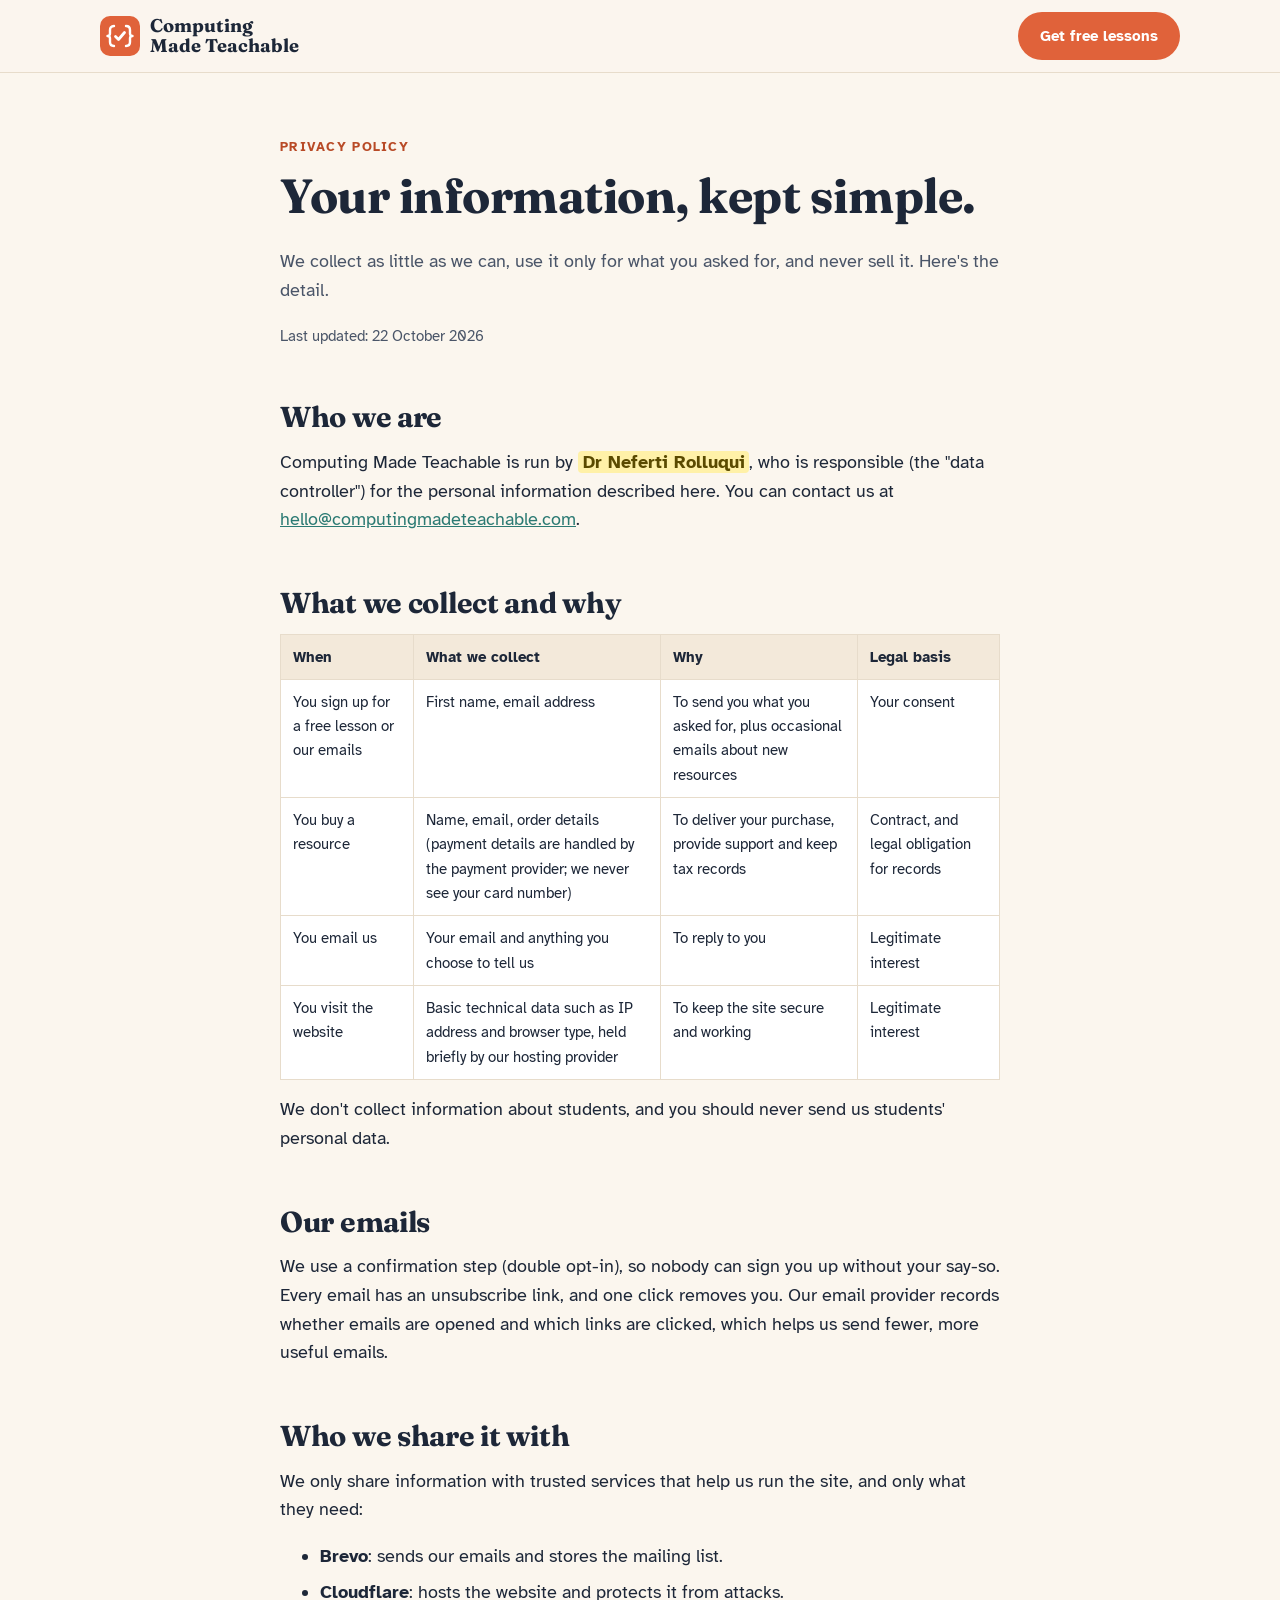
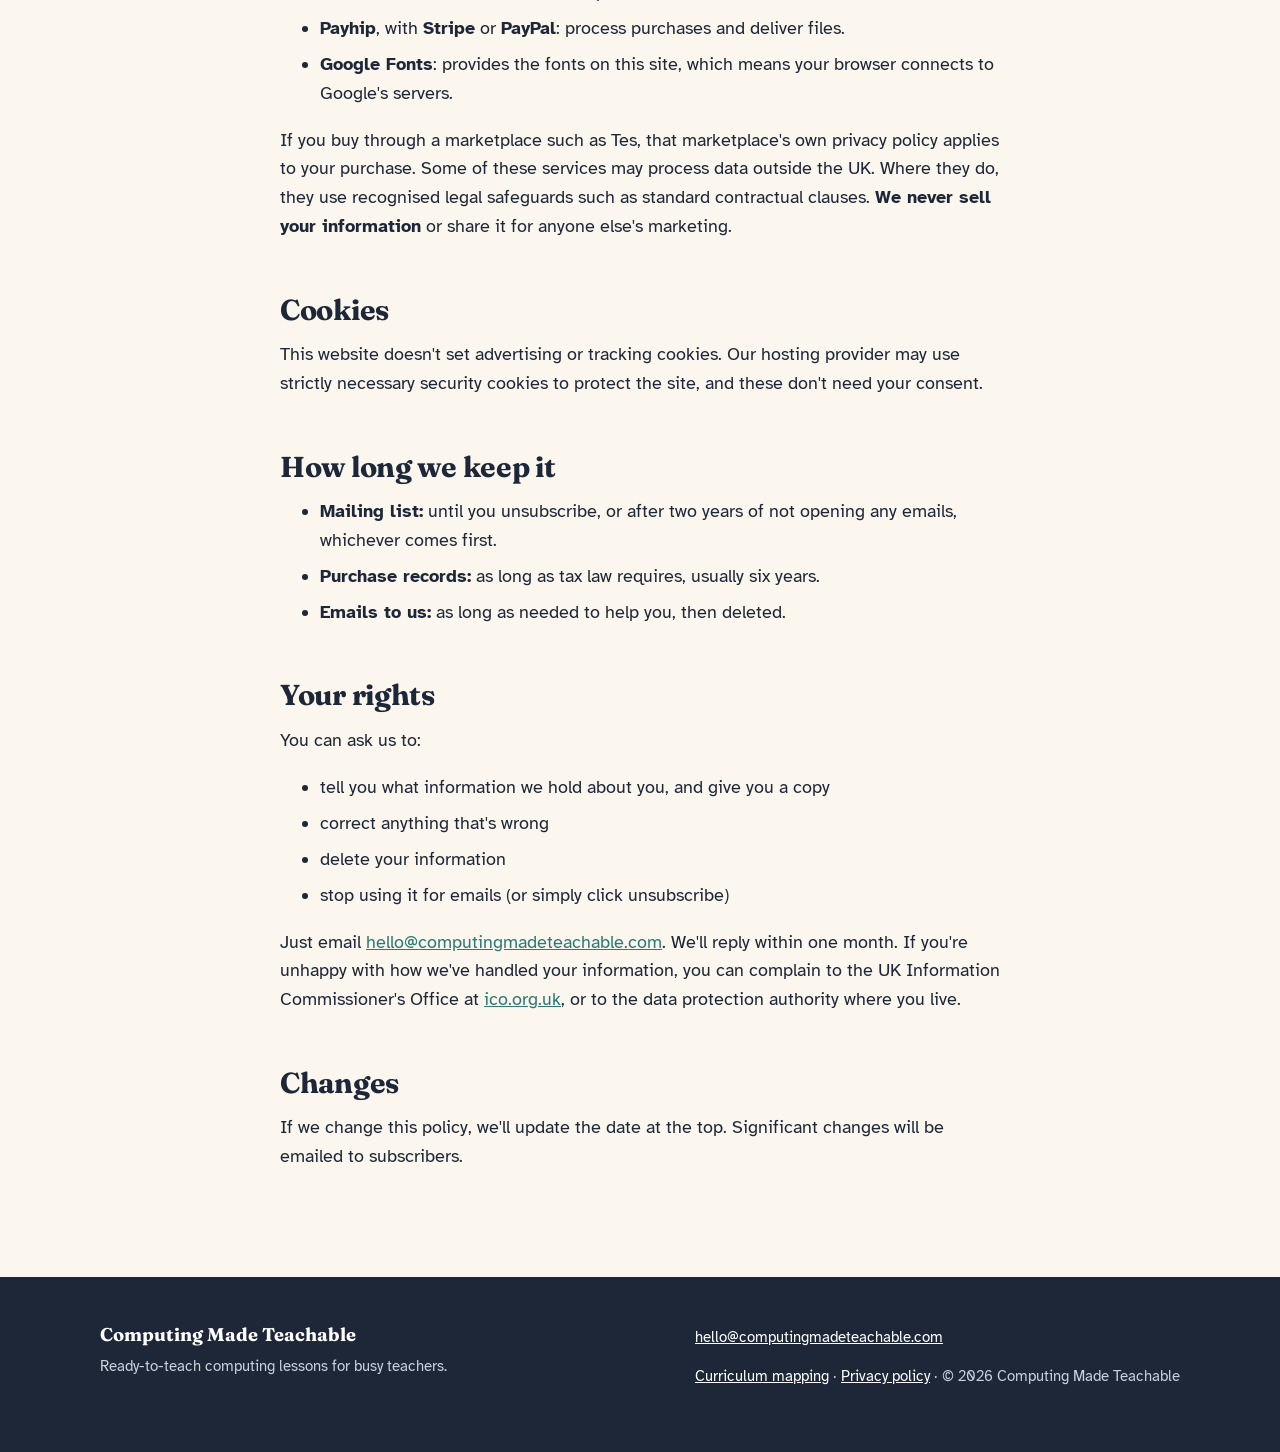
<file: privacy.html>
<!doctype html>
<html lang="en-GB">
<head>
<meta charset="utf-8">
<meta name="viewport" content="width=device-width, initial-scale=1">
<title>Privacy policy | Computing Made Teachable</title>
<meta name="description" content="How Computing Made Teachable collects, uses and protects your personal information.">
<link rel="preconnect" href="https://fonts.googleapis.com">
<link rel="preconnect" href="https://fonts.gstatic.com" crossorigin>
<link href="https://fonts.googleapis.com/css2?family=Atkinson+Hyperlegible:wght@400;700&family=Fraunces:opsz,wght@9..144,600;9..144,700&display=swap" rel="stylesheet">
<link rel="stylesheet" href="/assets/site.css">
</head>
<body>

<header>
  <div class="wrap nav">
    <a class="brand" href="/">
      <svg viewBox="0 0 40 40" aria-hidden="true"><rect width="40" height="40" rx="10" fill="#E0623A"/><path d="M14 10c-3 0-4 2-4 4v3.5c0 1.6-1 2.5-2.5 2.5C9 20 10 20.9 10 22.5V26c0 2 1 4 4 4M26 10c3 0 4 2 4 4v3.5c0 1.6 1 2.5 2.5 2.5-1.5 0-2.5.9-2.5 2.5V26c0 2-1 4-4 4" fill="none" stroke="#fff" stroke-width="2.4" stroke-linecap="round" stroke-linejoin="round"/><path d="M15.5 20.5l3 3 6-7" fill="none" stroke="#fff" stroke-width="2.8" stroke-linecap="round" stroke-linejoin="round"/></svg>
      Computing<br>Made Teachable
    </a>
    <a class="btn btn-primary" href="/#free-lesson">Get free lessons</a>
  </div>
</header>

<main>
  <div class="wrap narrow">
    <p class="eyebrow">Privacy policy</p>
    <h1>Your information, kept simple.</h1>
    <p class="lede">We collect as little as we can, use it only for what you asked for, and never sell it. Here's the detail.</p>
    <p class="muted">Last updated: 22 October 2026</p>

    <h2>Who we are</h2>
    <p>Computing Made Teachable is run by <span class="ph">Dr Neferti Rolluqui</span>, who is responsible (the "data controller") for the personal information described here. You can contact us at <a href="mailto:hello@computingmadeteachable.com">hello@computingmadeteachable.com</a>.</p>

    <h2>What we collect and why</h2>
    <div class="table-scroll">
      <table>
        <thead><tr><th>When</th><th>What we collect</th><th>Why</th><th>Legal basis</th></tr></thead>
        <tbody>
          <tr><td>You sign up for a free lesson or our emails</td><td>First name, email address</td><td>To send you what you asked for, plus occasional emails about new resources</td><td>Your consent</td></tr>
          <tr><td>You buy a resource</td><td>Name, email, order details (payment details are handled by the payment provider; we never see your card number)</td><td>To deliver your purchase, provide support and keep tax records</td><td>Contract, and legal obligation for records</td></tr>
          <tr><td>You email us</td><td>Your email and anything you choose to tell us</td><td>To reply to you</td><td>Legitimate interest</td></tr>
          <tr><td>You visit the website</td><td>Basic technical data such as IP address and browser type, held briefly by our hosting provider</td><td>To keep the site secure and working</td><td>Legitimate interest</td></tr>
        </tbody>
      </table>
    </div>
    <p>We don't collect information about students, and you should never send us students' personal data.</p>

    <h2>Our emails</h2>
    <p>We use a confirmation step (double opt-in), so nobody can sign you up without your say-so. Every email has an unsubscribe link, and one click removes you. Our email provider records whether emails are opened and which links are clicked, which helps us send fewer, more useful emails.</p>

    <h2>Who we share it with</h2>
    <p>We only share information with trusted services that help us run the site, and only what they need:</p>
    <ul>
      <li><strong>Brevo</strong>: sends our emails and stores the mailing list.</li>
      <li><strong>Cloudflare</strong>: hosts the website and protects it from attacks.</li>
      <li><strong>Payhip</strong>, with <strong>Stripe</strong> or <strong>PayPal</strong>: process purchases and deliver files.</li>
      <li><strong>Google Fonts</strong>: provides the fonts on this site, which means your browser connects to Google's servers.</li>
    </ul>
    <p>If you buy through a marketplace such as Tes, that marketplace's own privacy policy applies to your purchase. Some of these services may process data outside the UK. Where they do, they use recognised legal safeguards such as standard contractual clauses. <strong>We never sell your information</strong> or share it for anyone else's marketing.</p>

    <h2>Cookies</h2>
    <p>This website doesn't set advertising or tracking cookies. Our hosting provider may use strictly necessary security cookies to protect the site, and these don't need your consent.</p>

    <h2>How long we keep it</h2>
    <ul>
      <li><strong>Mailing list:</strong> until you unsubscribe, or after two years of not opening any emails, whichever comes first.</li>
      <li><strong>Purchase records:</strong> as long as tax law requires, usually six years.</li>
      <li><strong>Emails to us:</strong> as long as needed to help you, then deleted.</li>
    </ul>

    <h2>Your rights</h2>
    <p>You can ask us to:</p>
    <ul>
      <li>tell you what information we hold about you, and give you a copy</li>
      <li>correct anything that's wrong</li>
      <li>delete your information</li>
      <li>stop using it for emails (or simply click unsubscribe)</li>
    </ul>
    <p>Just email <a href="mailto:hello@computingmadeteachable.com">hello@computingmadeteachable.com</a>. We'll reply within one month. If you're unhappy with how we've handled your information, you can complain to the UK Information Commissioner's Office at <a href="https://ico.org.uk" rel="noopener">ico.org.uk</a>, or to the data protection authority where you live.</p>

    <h2>Changes</h2>
    <p>If we change this policy, we'll update the date at the top. Significant changes will be emailed to subscribers.</p>
  </div>
</main>

<footer>
  <div class="wrap foot">
    <div>
      <a class="brand" href="/">Computing Made Teachable</a>
      <p style="margin-top:.6em">Ready-to-teach computing lessons for busy teachers.</p>
    </div>
    <div>
      <p><a href="mailto:hello@computingmadeteachable.com">hello@computingmadeteachable.com</a></p>
      <p><a href="/curriculum">Curriculum mapping</a> · <a href="/privacy">Privacy policy</a> · © 2026 Computing Made Teachable</p>
    </div>
  </div>
</footer>

</body>
</html>
</file>
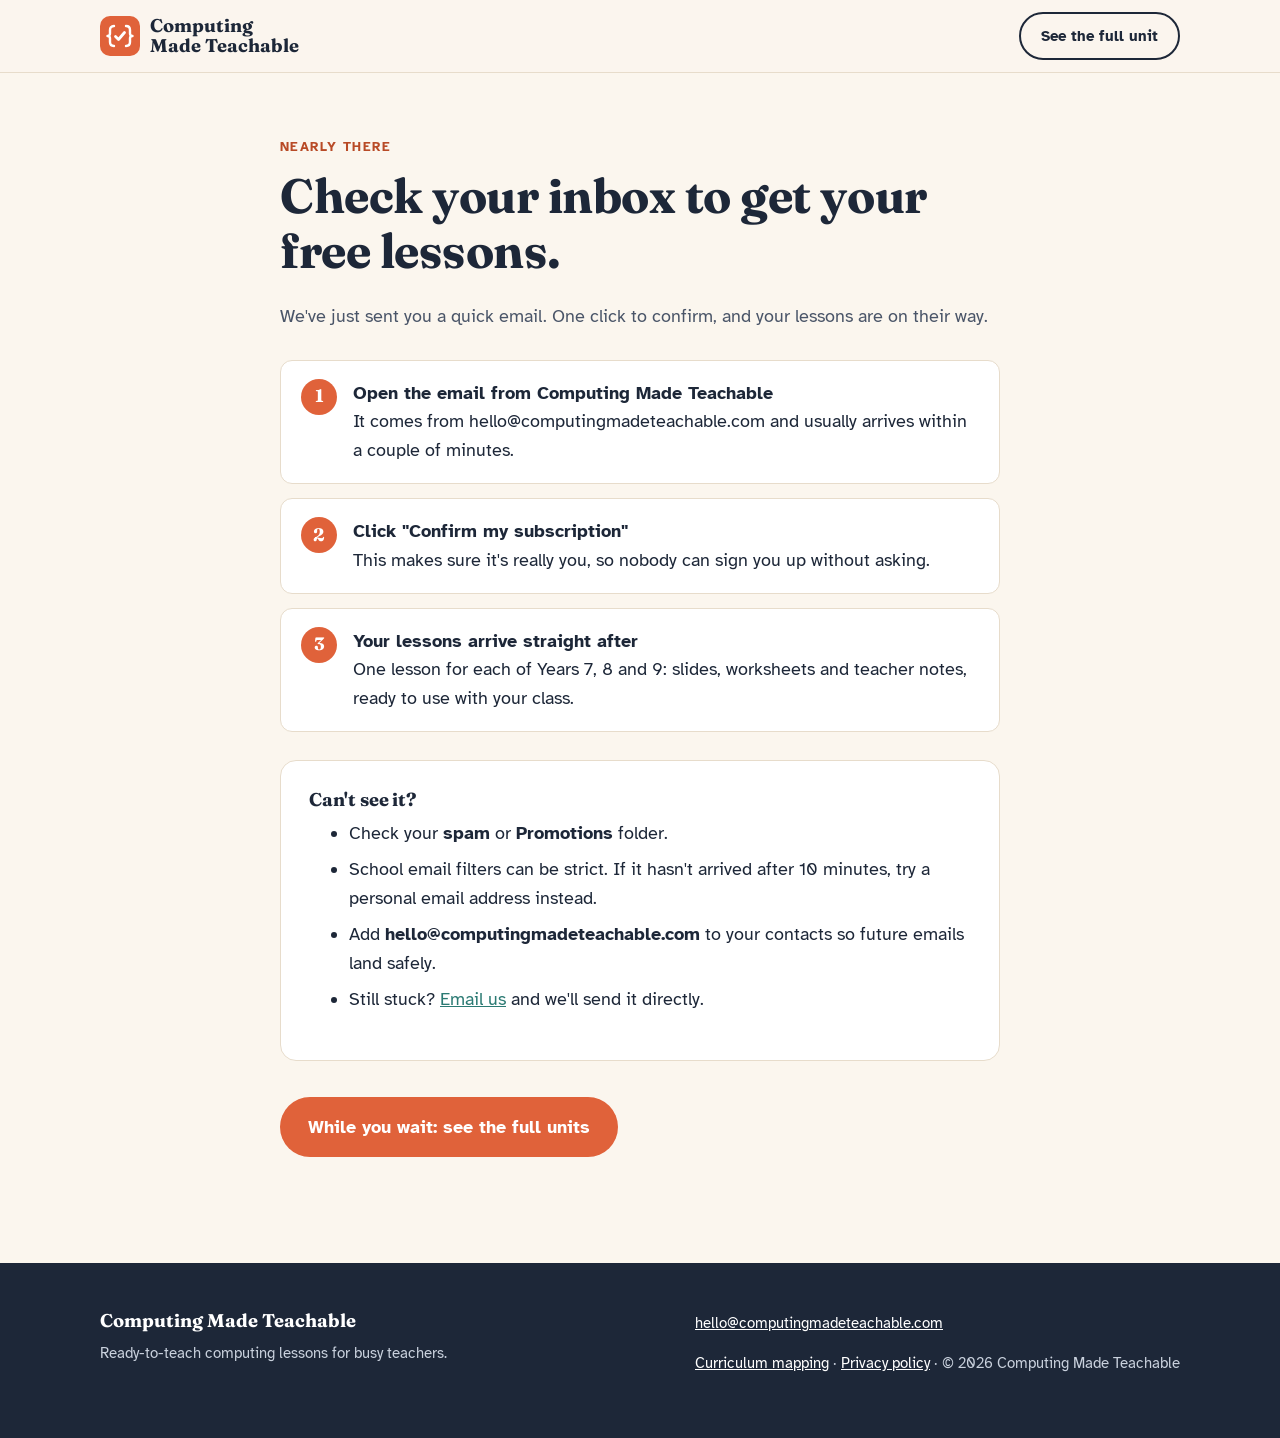
<file: thanks.html>
<!doctype html>
<html lang="en-GB">
<head>
<meta charset="utf-8">
<meta name="viewport" content="width=device-width, initial-scale=1">
<title>Check your inbox | Computing Made Teachable</title>
<meta name="robots" content="noindex">
<link rel="preconnect" href="https://fonts.googleapis.com">
<link rel="preconnect" href="https://fonts.gstatic.com" crossorigin>
<link href="https://fonts.googleapis.com/css2?family=Atkinson+Hyperlegible:wght@400;700&family=Fraunces:opsz,wght@9..144,600;9..144,700&display=swap" rel="stylesheet">
<link rel="stylesheet" href="/assets/site.css">
</head>
<body>

<header>
  <div class="wrap nav">
    <a class="brand" href="/">
      <svg viewBox="0 0 40 40" aria-hidden="true"><rect width="40" height="40" rx="10" fill="#E0623A"/><path d="M14 10c-3 0-4 2-4 4v3.5c0 1.6-1 2.5-2.5 2.5C9 20 10 20.9 10 22.5V26c0 2 1 4 4 4M26 10c3 0 4 2 4 4v3.5c0 1.6 1 2.5 2.5 2.5-1.5 0-2.5.9-2.5 2.5V26c0 2-1 4-4 4" fill="none" stroke="#fff" stroke-width="2.4" stroke-linecap="round" stroke-linejoin="round"/><path d="M15.5 20.5l3 3 6-7" fill="none" stroke="#fff" stroke-width="2.8" stroke-linecap="round" stroke-linejoin="round"/></svg>
      Computing<br>Made Teachable
    </a>
    <a class="btn btn-ghost" href="/#unit">See the full unit</a>
  </div>
</header>

<main>
  <div class="wrap narrow">
    <p class="eyebrow">Nearly there</p>
    <h1>Check your inbox to get your free lessons.</h1>
    <p class="lede">We've just sent you a quick email. One click to confirm, and your lessons are on their way.</p>

    <ol class="steps">
      <li><div><strong>Open the email from Computing Made Teachable</strong>It comes from hello@computingmadeteachable.com and usually arrives within a couple of minutes.</div></li>
      <li><div><strong>Click "Confirm my subscription"</strong>This makes sure it's really you, so nobody can sign you up without asking.</div></li>
      <li><div><strong>Your lessons arrive straight after</strong>One lesson for each of Years 7, 8 and 9: slides, worksheets and teacher notes, ready to use with your class.</div></li>
    </ol>

    <div class="panel">
      <h3 style="margin-top:0">Can't see it?</h3>
      <ul>
        <li>Check your <strong>spam</strong> or <strong>Promotions</strong> folder.</li>
        <li>School email filters can be strict. If it hasn't arrived after 10 minutes, try a personal email address instead.</li>
        <li>Add <strong>hello@computingmadeteachable.com</strong> to your contacts so future emails land safely.</li>
        <li>Still stuck? <a href="mailto:hello@computingmadeteachable.com">Email us</a> and we'll send it directly.</li>
      </ul>
    </div>

    <p style="margin-top:36px"><a class="btn btn-primary" href="/#unit">While you wait: see the full units</a></p>
  </div>
</main>

<footer>
  <div class="wrap foot">
    <div>
      <a class="brand" href="/">Computing Made Teachable</a>
      <p style="margin-top:.6em">Ready-to-teach computing lessons for busy teachers.</p>
    </div>
    <div>
      <p><a href="mailto:hello@computingmadeteachable.com">hello@computingmadeteachable.com</a></p>
      <p><a href="/curriculum">Curriculum mapping</a> · <a href="/privacy">Privacy policy</a> · © 2026 Computing Made Teachable</p>
    </div>
  </div>
</footer>

</body>
</html>
</file>
<file: assets/site.css>
/* Shared styles for inner pages (homepage keeps its own inline styles for now) */
:root{
  --cream:#FBF6EE; --paper:#FFFFFF; --sand:#F3E9DA; --line:#E7DCCB;
  --ink:#1D2738; --ink-soft:#4A5568;
  --coral:#E0623A; --coral-dark:#B84A26;
  --teal:#2B7A73; --teal-soft:#E3F1EF;
  --radius:16px; --max:1120px;
}
*{box-sizing:border-box}
body{margin:0;background:var(--cream);color:var(--ink);font-family:"Atkinson Hyperlegible",system-ui,sans-serif;font-size:18px;line-height:1.6}
a{color:var(--teal)}
h1,h2,h3{font-family:"Fraunces",Georgia,serif;line-height:1.15;margin:0 0 .5em;letter-spacing:-.01em}
h1{font-size:clamp(2rem,4.5vw,3rem)}
h2{font-size:clamp(1.4rem,2.6vw,1.8rem);margin-top:1.8em}
h3{font-size:1.15rem;margin-top:1.4em}
p,ul{margin:0 0 1em}
li{margin-bottom:.4em}
.wrap{max-width:var(--max);margin:0 auto;padding:0 20px}
.narrow{max-width:760px;margin:0 auto}
.eyebrow{font-weight:700;color:var(--coral-dark);text-transform:uppercase;letter-spacing:.1em;font-size:.8rem;margin-bottom:.8em}
.lede{font-size:1.15rem;color:var(--ink-soft)}
.muted{color:var(--ink-soft);font-size:.95rem}
.ph{background:#FFF1A8;color:#5a4a00;padding:0 .25em;border-radius:4px;font-weight:700}

.btn{display:inline-block;padding:14px 26px;border-radius:999px;font-weight:700;text-decoration:none;border:2px solid transparent;transition:transform .15s,background .15s}
.btn:hover{transform:translateY(-2px)}
.btn-primary{background:var(--coral);color:#fff}
.btn-primary:hover{background:var(--coral-dark)}
.btn-ghost{border-color:var(--ink);color:var(--ink)}

header{background:rgba(251,246,238,.94);border-bottom:1px solid var(--line)}
.nav{display:flex;align-items:center;justify-content:space-between;gap:16px;height:72px}
.brand{display:flex;align-items:center;gap:10px;text-decoration:none;color:var(--ink);font-family:"Fraunces",serif;font-weight:700;font-size:1.15rem;line-height:1.1}
.brand svg{width:40px;height:40px;flex:none}
.nav .btn{padding:10px 20px;font-size:.95rem}
@media (max-width:460px){.nav .btn{display:none}}

main{padding:64px 0 88px}
.panel{background:var(--paper);border:1px solid var(--line);border-radius:var(--radius);padding:28px}
.steps{list-style:none;padding:0;margin:28px 0;display:grid;gap:14px;counter-reset:s}
.steps li{display:flex;gap:16px;align-items:flex-start;background:var(--paper);border:1px solid var(--line);border-radius:12px;padding:18px 20px;margin:0;counter-increment:s}
.steps li::before{content:counter(s);flex:none;display:grid;place-items:center;width:36px;height:36px;border-radius:50%;background:var(--coral);color:#fff;font-family:"Fraunces",serif;font-weight:700}
.steps strong{display:block}
table{width:100%;border-collapse:collapse;margin:0 0 1em;font-size:.95rem;background:var(--paper)}
th,td{text-align:left;vertical-align:top;padding:10px 12px;border:1px solid var(--line)}
th{background:var(--sand)}
.table-scroll{overflow-x:auto}

footer{background:var(--ink);color:#C9D1DD;padding:48px 0;font-size:.95rem}
.foot{display:flex;flex-wrap:wrap;justify-content:space-between;gap:24px}
footer a{color:#fff}
footer .brand{color:#fff}
</file>
